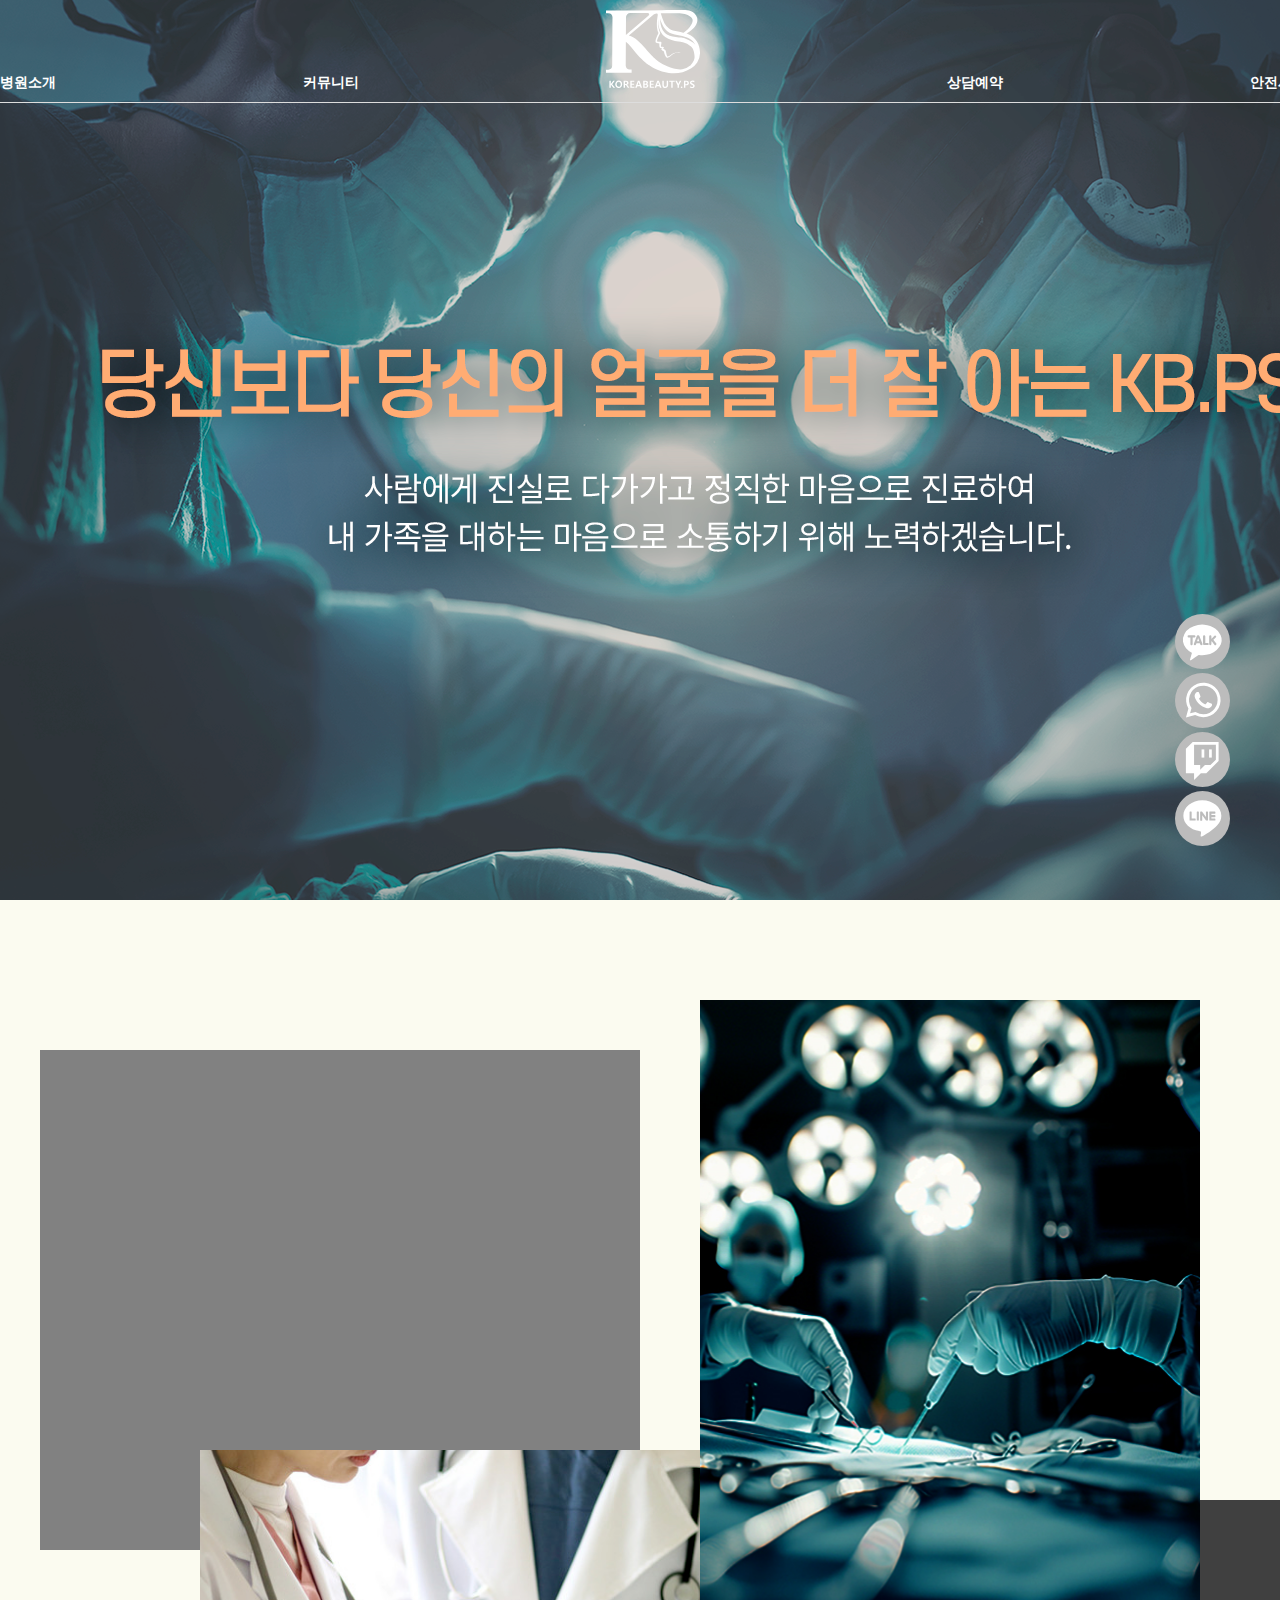
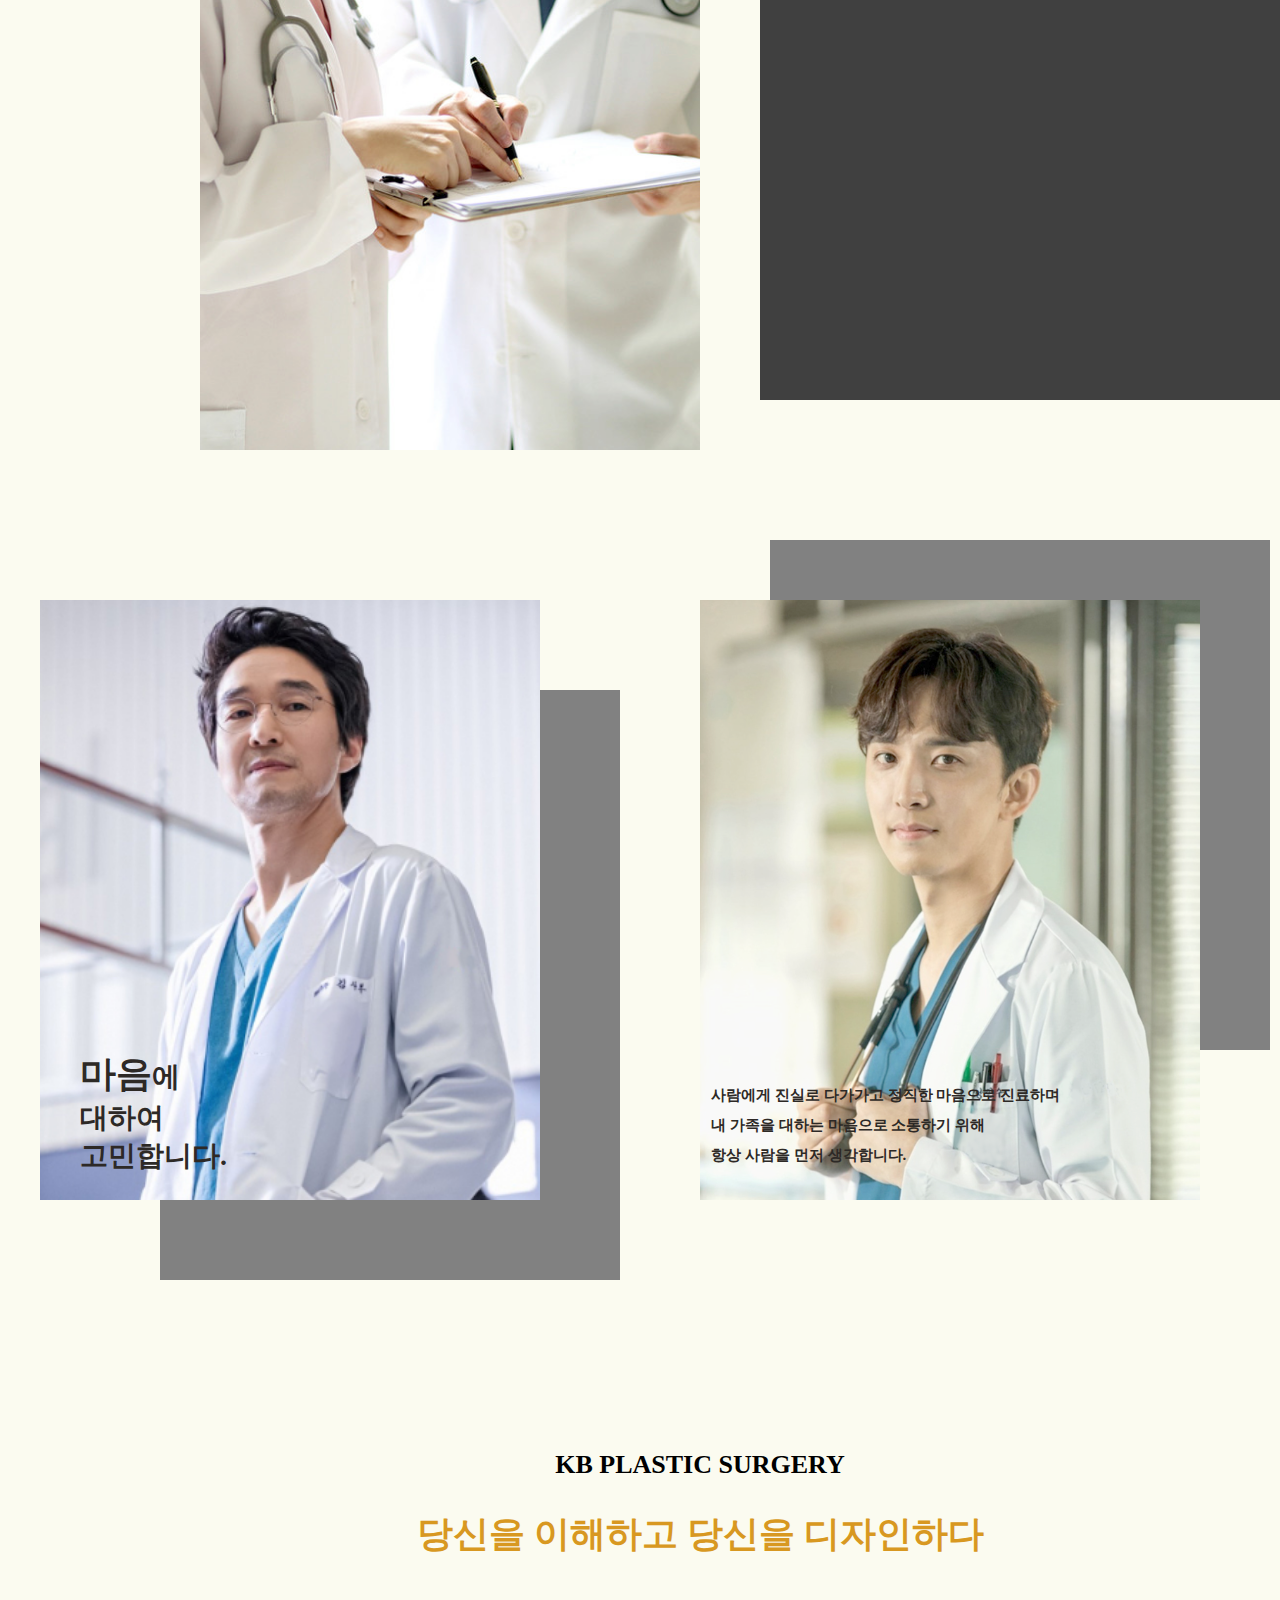
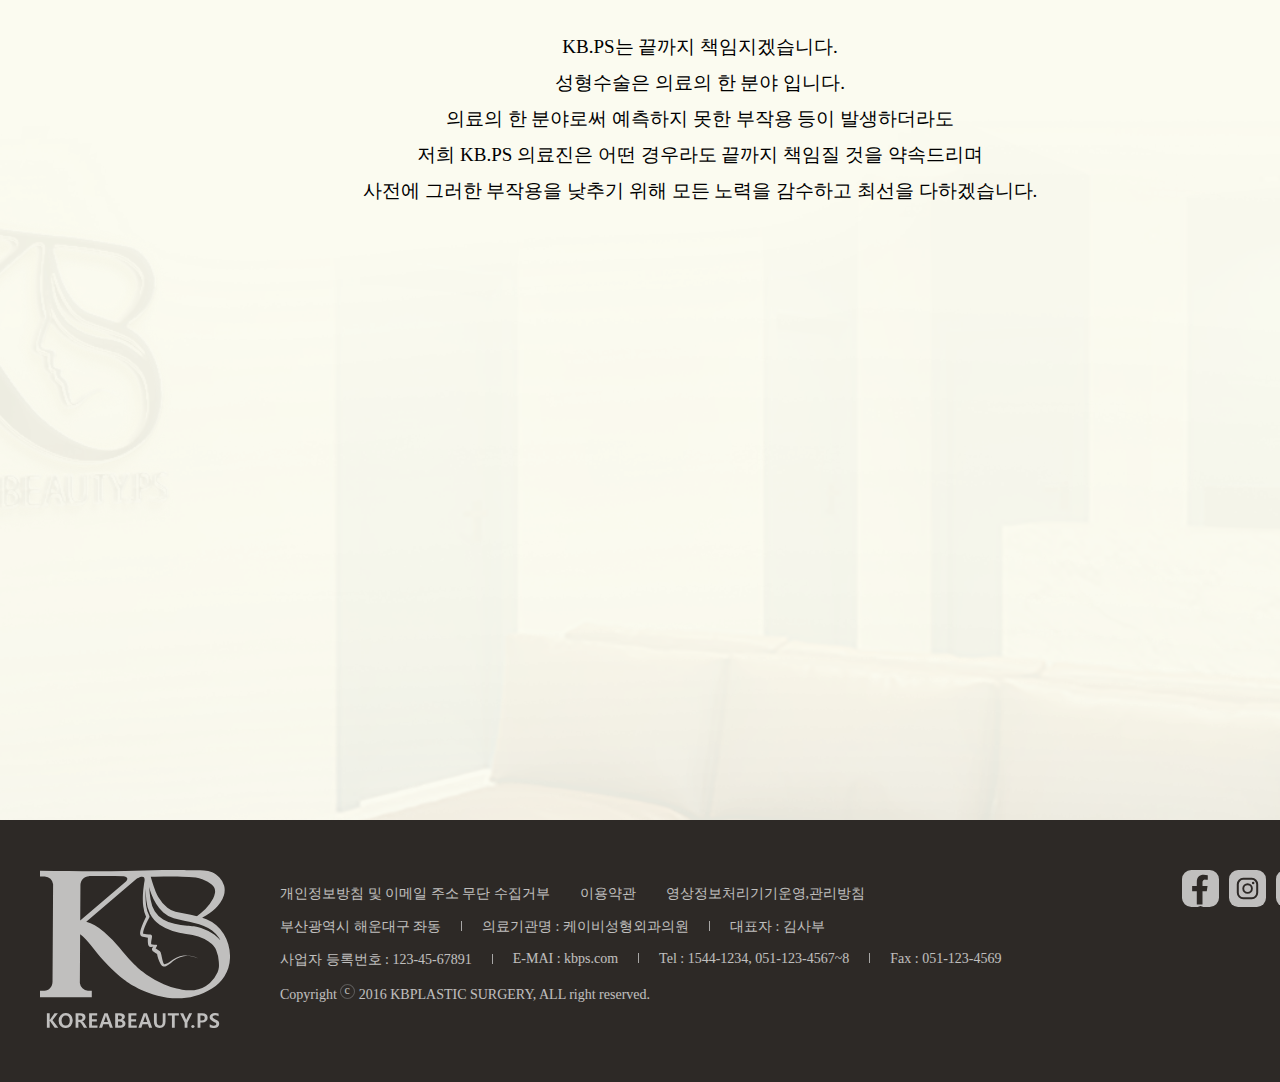
<file: sub_1.html>
<!DOCTYPE html>
<html lang="ko">

<head>
    <meta charset="UTF-8">
    <meta name="viewport" content="width=1400">
    <title>KOREABEAUTY.PS</title>
    <link rel="stylesheet" href="css/sub_1.css">
    <!-- favicon -->
    <link rel="shortcut icon" href="image/favicon.png" type="image/x-icon">
<!-- Aos js -->
<link href="https://unpkg.com/aos@2.3.1/dist/aos.css" rel="stylesheet">
</head>

<body>
    <div id="wrap">
        <div id="bg_wrap">
            <div id="header">
                <div class="inner_header">
                    <ul>
                        <li><a href="sub_1.html">병원소개</a></li>
                        <li><a href="sub_2.html">커뮤니티</a></li>
                        <li><a href="index.html">
                                <img src="image/header_logo.svg" alt="header_logo">
                            </a></li>
                        <li><a href="sub_3.html">상담예약</a></li>
                        <li><a href="sub_4.html">안전시스템</a></li>
                    </ul>
                </div>
            </div>
            <div id="banner"></div>
        </div>
        <div id="section1">
            <div class="inner_section1">
                <ul class="left_box">
                    <li>
                        <div class="cor box1"></div>
                        <div class="text_box" data-aos="fade-right">
                            <h1><strong>성형</strong>에
                                <br>대하여
                                <br>연구합니다.
                            </h1>
                            <p>예쁨에 대한 연구하고 최고의 기술을 연마하고
                                <br>세계적인 성형 트렌드를 주도할 수 있도록
                                <br>끊임없이 공부하고 연구합니다.
                            </p>
                        </div>
                    </li>
                    <li><img src="image/sub1/sub1_img2.png" alt="sub1_img_1"></li>
                </ul>
                <ul class="right_box"> 
                    <li>
                        <img src="image/sub1/sub1_img1.png" alt="sub1_img_2">
                        </li>
                    <li>
                        <div class="cor box2"></div>
                        <div class="text_box" data-aos="fade-left">
                            <h1><strong>사람</strong>에
                                <br>대하여
                                <br>생각합니다.
                            </h1>
                            <p>사람에게 진실로 다가가고 정직한 마음으로 진료하며
                                <br>내 가족을 대하는 마음으로 소통하기 위해
                                <br>항상 사람을 먼저 생각합니다.
                            </p>
                        </div>
                    </li>
                </ul>
            </div>
        </div>
        <div id="section2">
            <div class="inner_section2">
                <ul class="left_box">
                    <li>
                        <div><img src="image/sub1/sub1_img3.png" alt="sub1_img_3"></div>
                        
                    </li>
                    <li><div class="cor box3"></div>
                        <h1 class="text_box">
                            <strong>마음</strong>에
                            <br>대하여
                            <br>고민합니다.
                        </h1></li>
                </ul>
                <ul class="right_box">
                    <li>
                        <img src="image/sub1/sub1_img4.png" alt="sub1_img_4">
                        </li>
                    <li><div class="cor box4"></div>
                        <div class="text_box">
                            <p>사람에게 진실로 다가가고 정직한 마음으로 진료하며
                                <br>내 가족을 대하는 마음으로 소통하기 위해
                                <br>항상 사람을 먼저 생각합니다.
                            </p>
                        </div>
                    </li>
                </ul>
            </div>
        </div>
        <div id="section3">
            <div class="inner_section3">
                <div>
                    <h4>KB PLASTIC SURGERY</h4>
                    <h1>당신을 이해하고 당신을 디자인하다</h1>
                    <p>
                        KB.PS는 끝까지 책임지겠습니다.
                        <br>성형수술은 의료의 한 분야 입니다.
                        <br>의료의 한 분야로써 예측하지 못한 부작용 등이 발생하더라도
                        <br>저희 KB.PS 의료진은 어떤 경우라도 끝까지 책임질 것을 약속드리며
                        <br>사전에 그러한 부작용을 낮추기 위해 모든 노력을 감수하고 최선을 다하겠습니다.
                    </p>
                </div>
                <div  data-aos="fade-down"
                data-aos-easing="linear"
                data-aos-duration="1500">
                    <img src="image/sub1/sub1_img5.svg" alt="sub1_img5">
                </div>
            </div>
        </div>
        <div id="footer">
            <div class="inner_footer">
                <div class="footer_logo">
                    <img src="image/footer/footer_logo.svg" alt="img">
                </div>
                <div class="footer_text">
                    <ul>
                        <li><a href="javascript:return false;">개인정보방침 및 이메일 주소 무단 수집거부</a></li>
                        <li><a href="javascript:return false;">이용약관</a></li>
                        <li><a href="javascript:return false;">영상정보처리기기운영,관리방침</a></li>
                    </ul>
                    <ul>
                        <li class="line">부산광역시 해운대구 좌동</li>
                        <li class="line">의료기관명 : 케이비성형외과의원</li>
                        <li>대표자 : 김사부</li>
                    </ul>
                    <ul>
                        <li class="line">사업자 등록번호 : 123-45-67891</li>
                        <li class="line">E-MAI : kbps.com</li>
                        <li class="line">Tel : 1544-1234, 051-123-4567~8</li>
                        <li>Fax : 051-123-4569</li>
                    </ul>
                    <p>Copyright <img src="image/footer/footer_text_icon.svg" alt="icon"> 2016 KBPLASTIC SURGERY, ALL
                        right reserved.</p>
                </div>
                <div class="footer_icon">
                    <ul>
                        <li><a href="javascript:return false;">
                                <img src="image/footer/footer_icon_1.svg" alt="icon">
                            </a></li>
                        <li><a href="javascript:return false;">
                                <img src="image/footer/footer_icon_2.svg" alt="icon">
                            </a></li>
                        <li><a href="javascript:return false;">
                                <img src="image/footer/footer_icon_3.svg" alt="icon">
                            </a></li>
                        <li><a href="javascript:return false;">
                                <img src="image/footer/footer_icon_4.svg" alt="icon">
                            </a></li>
                    </ul>
                </div>
            </div>
        </div>
        <div class="pag_icon">
            <ul>
                <li><a href="javascript:return false;"><img src="image/pag_fixed_icon_1.svg" alt="pag_fixed_icon_1"></a></li>
                <li><a href="javascript:return false;"><img src="image/pag_fixed_icon_2.svg" alt="pag_fixed_icon_2"></a></li>
                <li><a href="javascript:return false;"><img src="image/pag_fixed_icon_3.svg" alt="pag_fixed_icon_3"></a></li>
                <li><a href="javascript:return false;"><img src="image/pag_fixed_icon_4.svg" alt="pag_fixed_icon_4"></a></li>
            </ul>
        </div>
    </div>
    <!-- Aos js -->
    <script src="https://unpkg.com/aos@2.3.1/dist/aos.js"></script>
    <script>
        AOS.init();
      </script>
</body>

</html>
</file>
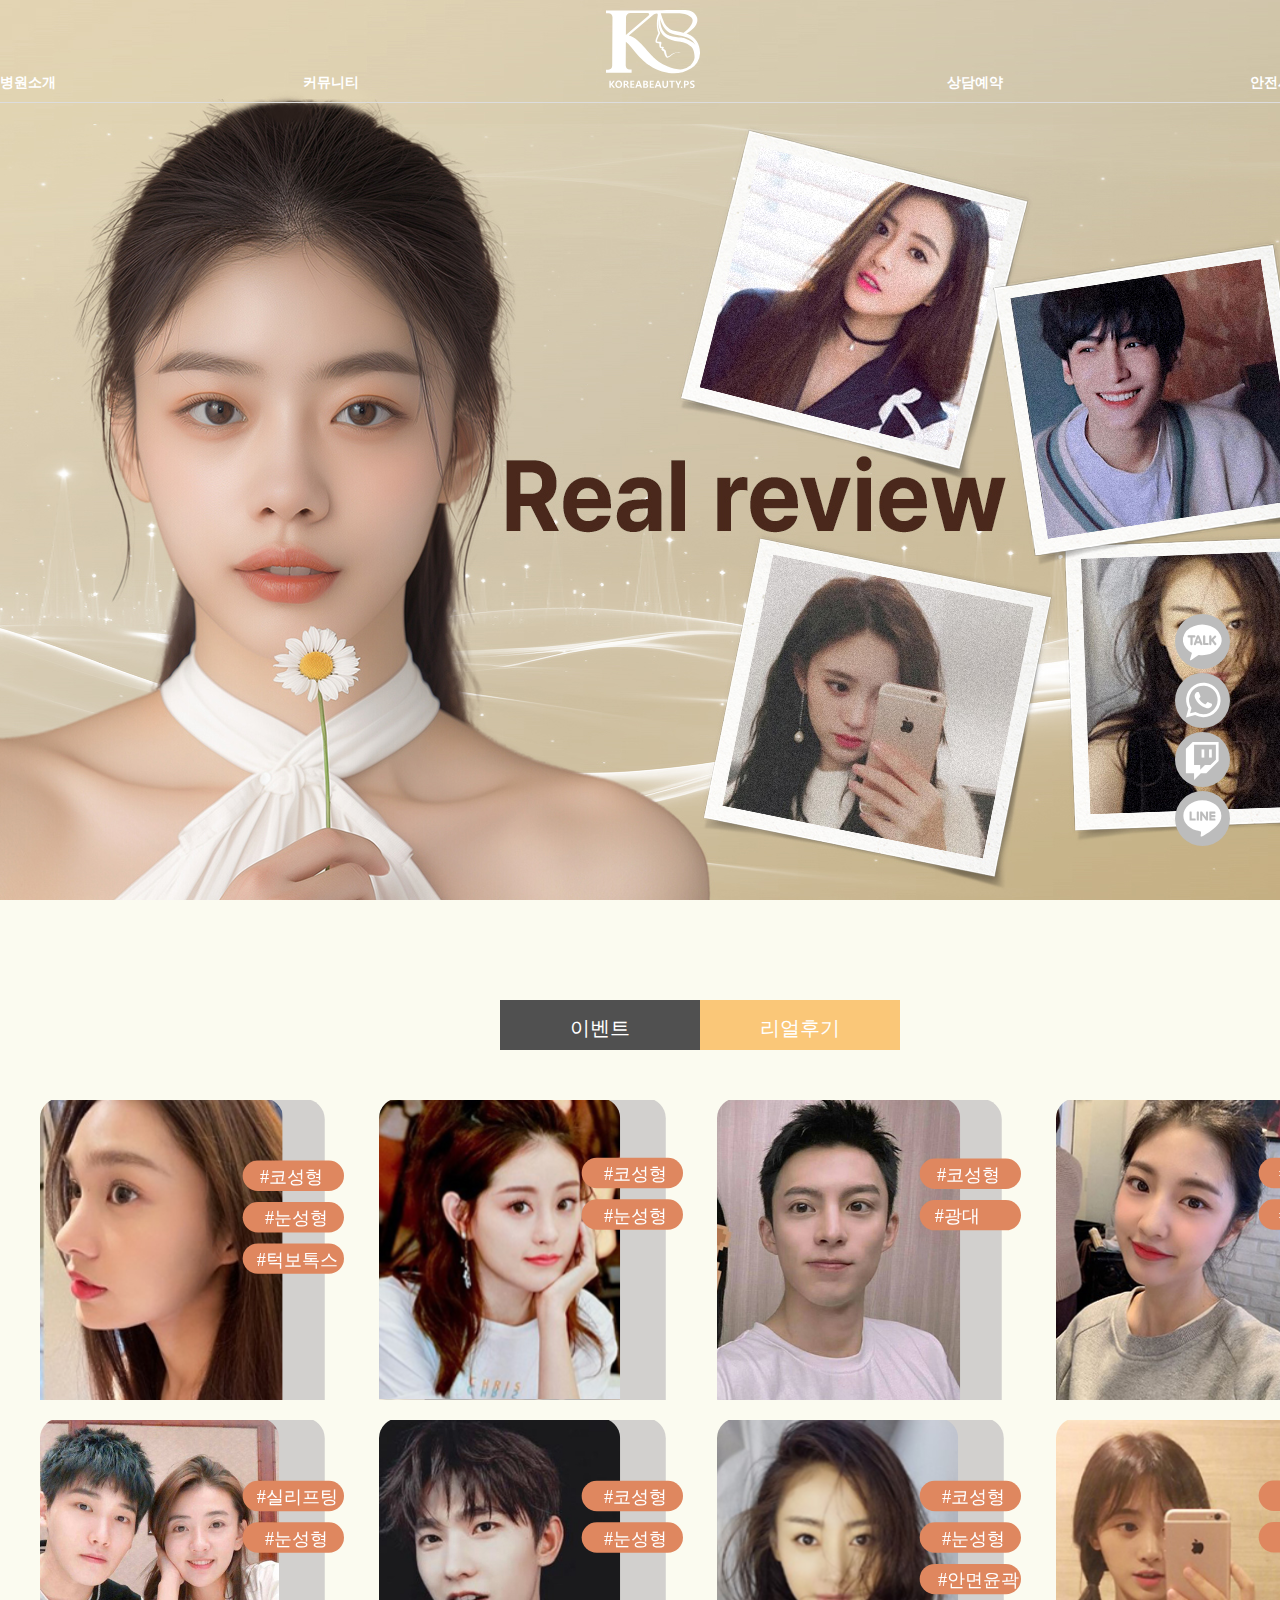
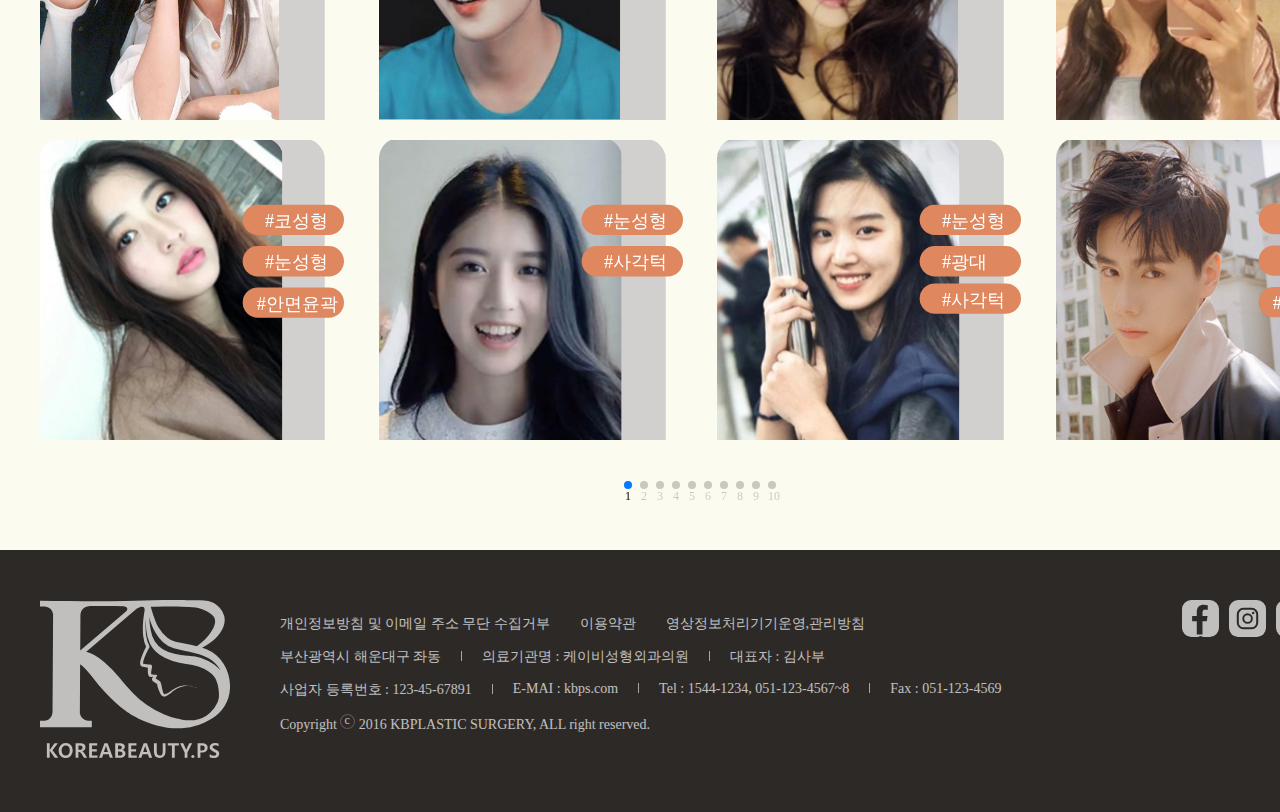
<file: sub_2-2.html>
<!DOCTYPE html>
<html lang="en">
<head>
    <meta charset="UTF-8">
    <meta name="viewport" content="width=1400">
    <title>KOREABEAUTY.PS</title>
    <link rel="stylesheet" href="css/sub_2-2.css">
    <!-- favicon -->
    <link rel="shortcut icon" href="image/favicon.png" type="image/x-icon">
<!-- Link Swiper's CSS -->
<link rel="stylesheet" href="https://cdn.jsdelivr.net/npm/swiper@11/swiper-bundle.min.css" />
</head>
</head>
<body>
    <div id="wrap">
        <div id="bg_wrap">
            <div id="header">
                <div class="inner_header">
                    <ul>
                        <li><a href="sub_1.html">병원소개</a></li>
                        <li><a href="sub_2.html">커뮤니티</a></li>
                        <li><a href="index.html">
                                <img src="image/header_logo.svg" alt="header_logo">
                            </a></li>
                        <li><a href="sub_3.html">상담예약</a></li>
                        <li><a href="sub_4.html">안전시스템</a></li>
                    </ul>
                </div>
            </div>
            <div id="banner"></div>
        </div>
        <div id="content">
            <div class="inner_content">
                <div class="board">
                    <ul>
                        <li><a href="sub_2.html#content">이벤트</a></li>
                        <li><a href="sub_2-2.html#content">리얼후기</a></li>
                    </ul>
                </div>
                <!-- Swiper -->
                <div class="swiper mySwiper">
                    <div class="swiper-wrapper">
                        <div class="swiper-slide">
                            <div>
                                <ul>
                                    <li class="pass_wrap1">
                                        <a href="javascript:return false;"><img src="image/sub2/sub2_review1.svg" alt="img"></a>
                                    </li>
                                    <li class="pass_wrap2">
                                        <a href="javascript:return false;"><img src="image/sub2/sub2_review2.svg" alt="img"></a>
                                    </li>
                                    <li class="pass_wrap3">
                                        <a href="javascript:return false;"><img src="image/sub2/sub2_review3.svg" alt="img"></a>
                                    </li>
                                    <li class="pass_wrap4">
                                        <a href="javascript:return false;"><img src="image/sub2/sub2_review4.svg" alt="img"></a>
                                    </li>
                                    <li class="pass_wrap5">
                                        <a href="javascript:return false;"><img src="image/sub2/sub2_review5.svg" alt="img"></a>
                                    </li>
                                    <li class="pass_wrap6">
                                        <a href="javascript:return false;"><img src="image/sub2/sub2_review6.svg" alt="img"></a>
                                    </li>
                                    <li class="pass_wrap7">
                                        <a href="javascript:return false;"><img src="image/sub2/sub2_review7.svg" alt="img"></a>
                                    </li>
                                    <li class="pass_wrap8">
                                        <a href="javascript:return false;"><img src="image/sub2/sub2_review8.svg" alt="img"></a>
                                    </li>
                                    <li class="pass_wrap9">
                                        <a href="javascript:return false;"><img src="image/sub2/sub2_review9.svg" alt="img"></a>
                                    </li>
                                    <li class="pass_wrap10">
                                        <a href="javascript:return false;"><img src="image/sub2/sub2_review10.svg" alt="img"></a>
                                    </li>
                                    <li class="pass_wrap11">
                                        <a href="javascript:return false;"><img src="image/sub2/sub2_review11.svg" alt="img"></a>
                                    </li>
                                    <li class="pass_wrap12">
                                        <a href="javascript:return false;"><img src="image/sub2/sub2_review12.svg" alt="img"></a>
                                    </li>
                                </ul>
                            </div>
                        </div>
                        <div class="swiper-slide">
                            <div>
                                <ul>
                                    <li class="pass_wrap1">
                                        <a href="javascript:return false;"><img src="image/sub2/sub2_review1.svg" alt="img"></a>
                                    </li>
                                    <li class="pass_wrap2">
                                        <a href="javascript:return false;"><img src="image/sub2/sub2_review2.svg" alt="img"></a>
                                    </li>
                                    <li class="pass_wrap3">
                                        <a href="javascript:return false;"><img src="image/sub2/sub2_review3.svg" alt="img"></a>
                                    </li>
                                    <li class="pass_wrap4">
                                        <a href="javascript:return false;"><img src="image/sub2/sub2_review4.svg" alt="img"></a>
                                    </li>
                                    <li class="pass_wrap5">
                                        <a href="javascript:return false;"><img src="image/sub2/sub2_review5.svg" alt="img"></a>
                                    </li>
                                    <li class="pass_wrap6">
                                        <a href="javascript:return false;"><img src="image/sub2/sub2_review6.svg" alt="img"></a>
                                    </li>
                                    <li class="pass_wrap7">
                                        <a href="javascript:return false;"><img src="image/sub2/sub2_review7.svg" alt="img"></a>
                                    </li>
                                    <li class="pass_wrap8">
                                        <a href="javascript:return false;"><img src="image/sub2/sub2_review8.svg" alt="img"></a>
                                    </li>
                                    <li class="pass_wrap9">
                                        <a href="javascript:return false;"><img src="image/sub2/sub2_review9.svg" alt="img"></a>
                                    </li>
                                    <li class="pass_wrap10">
                                        <a href="javascript:return false;"><img src="image/sub2/sub2_review10.svg" alt="img"></a>
                                    </li>
                                    <li class="pass_wrap11">
                                        <a href="javascript:return false;"><img src="image/sub2/sub2_review11.svg" alt="img"></a>
                                    </li>
                                    <li class="pass_wrap12">
                                        <a href="javascript:return false;"><img src="image/sub2/sub2_review12.svg" alt="img"></a>
                                    </li>
                                </ul>
                            </div>
                        </div>
                        <div class="swiper-slide">
                            <div>
                                <ul>
                                    <li class="pass_wrap1">
                                        <a href="javascript:return false;"><img src="image/sub2/sub2_review1.svg" alt="img"></a>
                                    </li>
                                    <li class="pass_wrap2">
                                        <a href="javascript:return false;"><img src="image/sub2/sub2_review2.svg" alt="img"></a>
                                    </li>
                                    <li class="pass_wrap3">
                                        <a href="javascript:return false;"><img src="image/sub2/sub2_review3.svg" alt="img"></a>
                                    </li>
                                    <li class="pass_wrap4">
                                        <a href="javascript:return false;"><img src="image/sub2/sub2_review4.svg" alt="img"></a>
                                    </li>
                                    <li class="pass_wrap5">
                                        <a href="javascript:return false;"><img src="image/sub2/sub2_review5.svg" alt="img"></a>
                                    </li>
                                    <li class="pass_wrap6">
                                        <a href="javascript:return false;"><img src="image/sub2/sub2_review6.svg" alt="img"></a>
                                    </li>
                                    <li class="pass_wrap7">
                                        <a href="javascript:return false;"><img src="image/sub2/sub2_review7.svg" alt="img"></a>
                                    </li>
                                    <li class="pass_wrap8">
                                        <a href="javascript:return false;"><img src="image/sub2/sub2_review8.svg" alt="img"></a>
                                    </li>
                                    <li class="pass_wrap9">
                                        <a href="javascript:return false;"><img src="image/sub2/sub2_review9.svg" alt="img"></a>
                                    </li>
                                    <li class="pass_wrap10">
                                        <a href="javascript:return false;"><img src="image/sub2/sub2_review10.svg" alt="img"></a>
                                    </li>
                                    <li class="pass_wrap11">
                                        <a href="javascript:return false;"><img src="image/sub2/sub2_review11.svg" alt="img"></a>
                                    </li>
                                    <li class="pass_wrap12">
                                        <a href="javascript:return false;"><img src="image/sub2/sub2_review12.svg" alt="img"></a>
                                    </li>
                                </ul>
                            </div>
                        </div>
                        <div class="swiper-slide">
                            <div>
                                <ul>
                                    <li class="pass_wrap1">
                                        <a href="javascript:return false;"><img src="image/sub2/sub2_review1.svg" alt="img"></a>
                                    </li>
                                    <li class="pass_wrap2">
                                        <a href="javascript:return false;"><img src="image/sub2/sub2_review2.svg" alt="img"></a>
                                    </li>
                                    <li class="pass_wrap3">
                                        <a href="javascript:return false;"><img src="image/sub2/sub2_review3.svg" alt="img"></a>
                                    </li>
                                    <li class="pass_wrap4">
                                        <a href="javascript:return false;"><img src="image/sub2/sub2_review4.svg" alt="img"></a>
                                    </li>
                                    <li class="pass_wrap5">
                                        <a href="javascript:return false;"><img src="image/sub2/sub2_review5.svg" alt="img"></a>
                                    </li>
                                    <li class="pass_wrap6">
                                        <a href="javascript:return false;"><img src="image/sub2/sub2_review6.svg" alt="img"></a>
                                    </li>
                                    <li class="pass_wrap7">
                                        <a href="javascript:return false;"><img src="image/sub2/sub2_review7.svg" alt="img"></a>
                                    </li>
                                    <li class="pass_wrap8">
                                        <a href="javascript:return false;"><img src="image/sub2/sub2_review8.svg" alt="img"></a>
                                    </li>
                                    <li class="pass_wrap9">
                                        <a href="javascript:return false;"><img src="image/sub2/sub2_review9.svg" alt="img"></a>
                                    </li>
                                    <li class="pass_wrap10">
                                        <a href="javascript:return false;"><img src="image/sub2/sub2_review10.svg" alt="img"></a>
                                    </li>
                                    <li class="pass_wrap11">
                                        <a href="javascript:return false;"><img src="image/sub2/sub2_review11.svg" alt="img"></a>
                                    </li>
                                    <li class="pass_wrap12">
                                        <a href="javascript:return false;"><img src="image/sub2/sub2_review12.svg" alt="img"></a>
                                    </li>
                                </ul>
                            </div>
                        </div>
                        <div class="swiper-slide">
                            <div>
                                <ul>
                                    <li class="pass_wrap1">
                                        <a href="javascript:return false;"><img src="image/sub2/sub2_review1.svg" alt="img"></a>
                                    </li>
                                    <li class="pass_wrap2">
                                        <a href="javascript:return false;"><img src="image/sub2/sub2_review2.svg" alt="img"></a>
                                    </li>
                                    <li class="pass_wrap3">
                                        <a href="javascript:return false;"><img src="image/sub2/sub2_review3.svg" alt="img"></a>
                                    </li>
                                    <li class="pass_wrap4">
                                        <a href="javascript:return false;"><img src="image/sub2/sub2_review4.svg" alt="img"></a>
                                    </li>
                                    <li class="pass_wrap5">
                                        <a href="javascript:return false;"><img src="image/sub2/sub2_review5.svg" alt="img"></a>
                                    </li>
                                    <li class="pass_wrap6">
                                        <a href="javascript:return false;"><img src="image/sub2/sub2_review6.svg" alt="img"></a>
                                    </li>
                                    <li class="pass_wrap7">
                                        <a href="javascript:return false;"><img src="image/sub2/sub2_review7.svg" alt="img"></a>
                                    </li>
                                    <li class="pass_wrap8">
                                        <a href="javascript:return false;"><img src="image/sub2/sub2_review8.svg" alt="img"></a>
                                    </li>
                                    <li class="pass_wrap9">
                                        <a href="javascript:return false;"><img src="image/sub2/sub2_review9.svg" alt="img"></a>
                                    </li>
                                    <li class="pass_wrap10">
                                        <a href="javascript:return false;"><img src="image/sub2/sub2_review10.svg" alt="img"></a>
                                    </li>
                                    <li class="pass_wrap11">
                                        <a href="javascript:return false;"><img src="image/sub2/sub2_review11.svg" alt="img"></a>
                                    </li>
                                    <li class="pass_wrap12">
                                        <a href="javascript:return false;"><img src="image/sub2/sub2_review12.svg" alt="img"></a>
                                    </li>
                                </ul>
                            </div>
                        </div>
                        <div class="swiper-slide">
                            <div>
                                <ul>
                                    <li class="pass_wrap1">
                                        <a href="javascript:return false;"><img src="image/sub2/sub2_review1.svg" alt="img"></a>
                                    </li>
                                    <li class="pass_wrap2">
                                        <a href="javascript:return false;"><img src="image/sub2/sub2_review2.svg" alt="img"></a>
                                    </li>
                                    <li class="pass_wrap3">
                                        <a href="javascript:return false;"><img src="image/sub2/sub2_review3.svg" alt="img"></a>
                                    </li>
                                    <li class="pass_wrap4">
                                        <a href="javascript:return false;"><img src="image/sub2/sub2_review4.svg" alt="img"></a>
                                    </li>
                                    <li class="pass_wrap5">
                                        <a href="javascript:return false;"><img src="image/sub2/sub2_review5.svg" alt="img"></a>
                                    </li>
                                    <li class="pass_wrap6">
                                        <a href="javascript:return false;"><img src="image/sub2/sub2_review6.svg" alt="img"></a>
                                    </li>
                                    <li class="pass_wrap7">
                                        <a href="javascript:return false;"><img src="image/sub2/sub2_review7.svg" alt="img"></a>
                                    </li>
                                    <li class="pass_wrap8">
                                        <a href="javascript:return false;"><img src="image/sub2/sub2_review8.svg" alt="img"></a>
                                    </li>
                                    <li class="pass_wrap9">
                                        <a href="javascript:return false;"><img src="image/sub2/sub2_review9.svg" alt="img"></a>
                                    </li>
                                    <li class="pass_wrap10">
                                        <a href="javascript:return false;"><img src="image/sub2/sub2_review10.svg" alt="img"></a>
                                    </li>
                                    <li class="pass_wrap11">
                                        <a href="javascript:return false;"><img src="image/sub2/sub2_review11.svg" alt="img"></a>
                                    </li>
                                    <li class="pass_wrap12">
                                        <a href="javascript:return false;"><img src="image/sub2/sub2_review12.svg" alt="img"></a>
                                    </li>
                                </ul>
                            </div>
                        </div>
                        <div class="swiper-slide">
                            <div>
                                <ul>
                                    <li class="pass_wrap1">
                                        <a href="javascript:return false;"><img src="image/sub2/sub2_review1.svg" alt="img"></a>
                                    </li>
                                    <li class="pass_wrap2">
                                        <a href="javascript:return false;"><img src="image/sub2/sub2_review2.svg" alt="img"></a>
                                    </li>
                                    <li class="pass_wrap3">
                                        <a href="javascript:return false;"><img src="image/sub2/sub2_review3.svg" alt="img"></a>
                                    </li>
                                    <li class="pass_wrap4">
                                        <a href="javascript:return false;"><img src="image/sub2/sub2_review4.svg" alt="img"></a>
                                    </li>
                                    <li class="pass_wrap5">
                                        <a href="javascript:return false;"><img src="image/sub2/sub2_review5.svg" alt="img"></a>
                                    </li>
                                    <li class="pass_wrap6">
                                        <a href="javascript:return false;"><img src="image/sub2/sub2_review6.svg" alt="img"></a>
                                    </li>
                                    <li class="pass_wrap7">
                                        <a href="javascript:return false;"><img src="image/sub2/sub2_review7.svg" alt="img"></a>
                                    </li>
                                    <li class="pass_wrap8">
                                        <a href="javascript:return false;"><img src="image/sub2/sub2_review8.svg" alt="img"></a>
                                    </li>
                                    <li class="pass_wrap9">
                                        <a href="javascript:return false;"><img src="image/sub2/sub2_review9.svg" alt="img"></a>
                                    </li>
                                    <li class="pass_wrap10">
                                        <a href="javascript:return false;"><img src="image/sub2/sub2_review10.svg" alt="img"></a>
                                    </li>
                                    <li class="pass_wrap11">
                                        <a href="javascript:return false;"><img src="image/sub2/sub2_review11.svg" alt="img"></a>
                                    </li>
                                    <li class="pass_wrap12">
                                        <a href="javascript:return false;"><img src="image/sub2/sub2_review12.svg" alt="img"></a>
                                    </li>
                                </ul>
                            </div>
                        </div>
                        <div class="swiper-slide">
                            <div>
                                <ul>
                                    <li class="pass_wrap1">
                                        <a href="javascript:return false;"><img src="image/sub2/sub2_review1.svg" alt="img"></a>
                                    </li>
                                    <li class="pass_wrap2">
                                        <a href="javascript:return false;"><img src="image/sub2/sub2_review2.svg" alt="img"></a>
                                    </li>
                                    <li class="pass_wrap3">
                                        <a href="javascript:return false;"><img src="image/sub2/sub2_review3.svg" alt="img"></a>
                                    </li>
                                    <li class="pass_wrap4">
                                        <a href="javascript:return false;"><img src="image/sub2/sub2_review4.svg" alt="img"></a>
                                    </li>
                                    <li class="pass_wrap5">
                                        <a href="javascript:return false;"><img src="image/sub2/sub2_review5.svg" alt="img"></a>
                                    </li>
                                    <li class="pass_wrap6">
                                        <a href="javascript:return false;"><img src="image/sub2/sub2_review6.svg" alt="img"></a>
                                    </li>
                                    <li class="pass_wrap7">
                                        <a href="javascript:return false;"><img src="image/sub2/sub2_review7.svg" alt="img"></a>
                                    </li>
                                    <li class="pass_wrap8">
                                        <a href="javascript:return false;"><img src="image/sub2/sub2_review8.svg" alt="img"></a>
                                    </li>
                                    <li class="pass_wrap9">
                                        <a href="javascript:return false;"><img src="image/sub2/sub2_review9.svg" alt="img"></a>
                                    </li>
                                    <li class="pass_wrap10">
                                        <a href="javascript:return false;"><img src="image/sub2/sub2_review10.svg" alt="img"></a>
                                    </li>
                                    <li class="pass_wrap11">
                                        <a href="javascript:return false;"><img src="image/sub2/sub2_review11.svg" alt="img"></a>
                                    </li>
                                    <li class="pass_wrap12">
                                        <a href="javascript:return false;"><img src="image/sub2/sub2_review12.svg" alt="img"></a>
                                    </li>
                                </ul>
                            </div>
                        </div>
                        <div class="swiper-slide">
                            <div>
                                <ul>
                                    <li class="pass_wrap1">
                                        <a href="javascript:return false;"><img src="image/sub2/sub2_review1.svg" alt="img"></a>
                                    </li>
                                    <li class="pass_wrap2">
                                        <a href="javascript:return false;"><img src="image/sub2/sub2_review2.svg" alt="img"></a>
                                    </li>
                                    <li class="pass_wrap3">
                                        <a href="javascript:return false;"><img src="image/sub2/sub2_review3.svg" alt="img"></a>
                                    </li>
                                    <li class="pass_wrap4">
                                        <a href="javascript:return false;"><img src="image/sub2/sub2_review4.svg" alt="img"></a>
                                    </li>
                                    <li class="pass_wrap5">
                                        <a href="javascript:return false;"><img src="image/sub2/sub2_review5.svg" alt="img"></a>
                                    </li>
                                    <li class="pass_wrap6">
                                        <a href="javascript:return false;"><img src="image/sub2/sub2_review6.svg" alt="img"></a>
                                    </li>
                                    <li class="pass_wrap7">
                                        <a href="javascript:return false;"><img src="image/sub2/sub2_review7.svg" alt="img"></a>
                                    </li>
                                    <li class="pass_wrap8">
                                        <a href="javascript:return false;"><img src="image/sub2/sub2_review8.svg" alt="img"></a>
                                    </li>
                                    <li class="pass_wrap9">
                                        <a href="javascript:return false;"><img src="image/sub2/sub2_review9.svg" alt="img"></a>
                                    </li>
                                    <li class="pass_wrap10">
                                        <a href="javascript:return false;"><img src="image/sub2/sub2_review10.svg" alt="img"></a>
                                    </li>
                                    <li class="pass_wrap11">
                                        <a href="javascript:return false;"><img src="image/sub2/sub2_review11.svg" alt="img"></a>
                                    </li>
                                    <li class="pass_wrap12">
                                        <a href="javascript:return false;"><img src="image/sub2/sub2_review12.svg" alt="img"></a>
                                    </li>
                                </ul>
                            </div>
                        </div>
                        <div class="swiper-slide">
                            <div>
                                <ul>
                                    <li class="pass_wrap1">
                                        <a href="javascript:return false;"><img src="image/sub2/sub2_review1.svg" alt="img"></a>
                                    </li>
                                    <li class="pass_wrap2">
                                        <a href="javascript:return false;"><img src="image/sub2/sub2_review2.svg" alt="img"></a>
                                    </li>
                                    <li class="pass_wrap3">
                                        <a href="javascript:return false;"><img src="image/sub2/sub2_review3.svg" alt="img"></a>
                                    </li>
                                    <li class="pass_wrap4">
                                        <a href="javascript:return false;"><img src="image/sub2/sub2_review4.svg" alt="img"></a>
                                    </li>
                                    <li class="pass_wrap5">
                                        <a href="javascript:return false;"><img src="image/sub2/sub2_review5.svg" alt="img"></a>
                                    </li>
                                    <li class="pass_wrap6">
                                        <a href="javascript:return false;"><img src="image/sub2/sub2_review6.svg" alt="img"></a>
                                    </li>
                                    <li class="pass_wrap7">
                                        <a href="javascript:return false;"><img src="image/sub2/sub2_review7.svg" alt="img"></a>
                                    </li>
                                    <li class="pass_wrap8">
                                        <a href="javascript:return false;"><img src="image/sub2/sub2_review8.svg" alt="img"></a>
                                    </li>
                                    <li class="pass_wrap9">
                                        <a href="javascript:return false;"><img src="image/sub2/sub2_review9.svg" alt="img"></a>
                                    </li>
                                    <li class="pass_wrap10">
                                        <a href="javascript:return false;"><img src="image/sub2/sub2_review10.svg" alt="img"></a>
                                    </li>
                                    <li class="pass_wrap11">
                                        <a href="javascript:return false;"><img src="image/sub2/sub2_review11.svg" alt="img"></a>
                                    </li>
                                    <li class="pass_wrap12">
                                        <a href="javascript:return false;"><img src="image/sub2/sub2_review12.svg" alt="img"></a>
                                    </li>
                                </ul>
                            </div>
                        </div>
                    </div>
                    <div class="swiper-pagination"></div>
                </div>
            </div>
        </div>
        <div id="footer">
            <div class="inner_footer">
                <div class="footer_logo">
                    <img src="image/footer/footer_logo.svg" alt="img">
                </div>
                <div class="footer_text">
                    <ul>
                        <li><a href="javascript:return false;">개인정보방침 및 이메일 주소 무단 수집거부</a></li>
                        <li><a href="javascript:return false;">이용약관</a></li>
                        <li><a href="javascript:return false;">영상정보처리기기운영,관리방침</a></li>
                    </ul>
                    <ul>
                        <li class="line">부산광역시 해운대구 좌동</li>
                        <li class="line">의료기관명 : 케이비성형외과의원</li>
                        <li>대표자 : 김사부</li>
                    </ul>
                    <ul>
                        <li class="line">사업자 등록번호 : 123-45-67891</li>
                        <li class="line">E-MAI : kbps.com</li>
                        <li class="line">Tel : 1544-1234, 051-123-4567~8</li>
                        <li>Fax : 051-123-4569</li>
                    </ul>
                    <p>Copyright <img src="image/footer/footer_text_icon.svg" alt="icon"> 2016 KBPLASTIC SURGERY, ALL
                        right reserved.</p>
                </div>
                <div class="footer_icon">
                    <ul>
                        <li><a href="javascript:return false;">
                                <img src="image/footer/footer_icon_1.svg" alt="icon">
                            </a></li>
                        <li><a href="javascript:return false;">
                                <img src="image/footer/footer_icon_2.svg" alt="icon">
                            </a></li>
                        <li><a href="javascript:return false;">
                                <img src="image/footer/footer_icon_3.svg" alt="icon">
                            </a></li>
                        <li><a href="javascript:return false;">
                                <img src="image/footer/footer_icon_4.svg" alt="icon">
                            </a></li>
                    </ul>
                </div>
            </div>
        </div>
        <div class="pag_icon">
            <ul>
                <li><a href="javascript:return false;"><img src="image/pag_fixed_icon_1.svg" alt="pag_fixed_icon_1"></a></li>
                <li><a href="javascript:return false;"><img src="image/pag_fixed_icon_2.svg" alt="pag_fixed_icon_2"></a></li>
                <li><a href="javascript:return false;"><img src="image/pag_fixed_icon_3.svg" alt="pag_fixed_icon_3"></a></li>
                <li><a href="javascript:return false;"><img src="image/pag_fixed_icon_4.svg" alt="pag_fixed_icon_4"></a></li>
            </ul>
        </div>
    </div>
    <!-- Swiper JS -->
  <script src="https://cdn.jsdelivr.net/npm/swiper@11/swiper-bundle.min.js"></script>

  <!-- Initialize Swiper -->
  <script>
    var swiper = new Swiper(".mySwiper", {
      pagination: {
        el: ".swiper-pagination",
        clickable: true,
        renderBullet: function (index, className) {
          return '<span class="' + className + '">' + (index + 1) + "</span>";
        },
      },
    });
  </script>
</body>
</html>
</file>
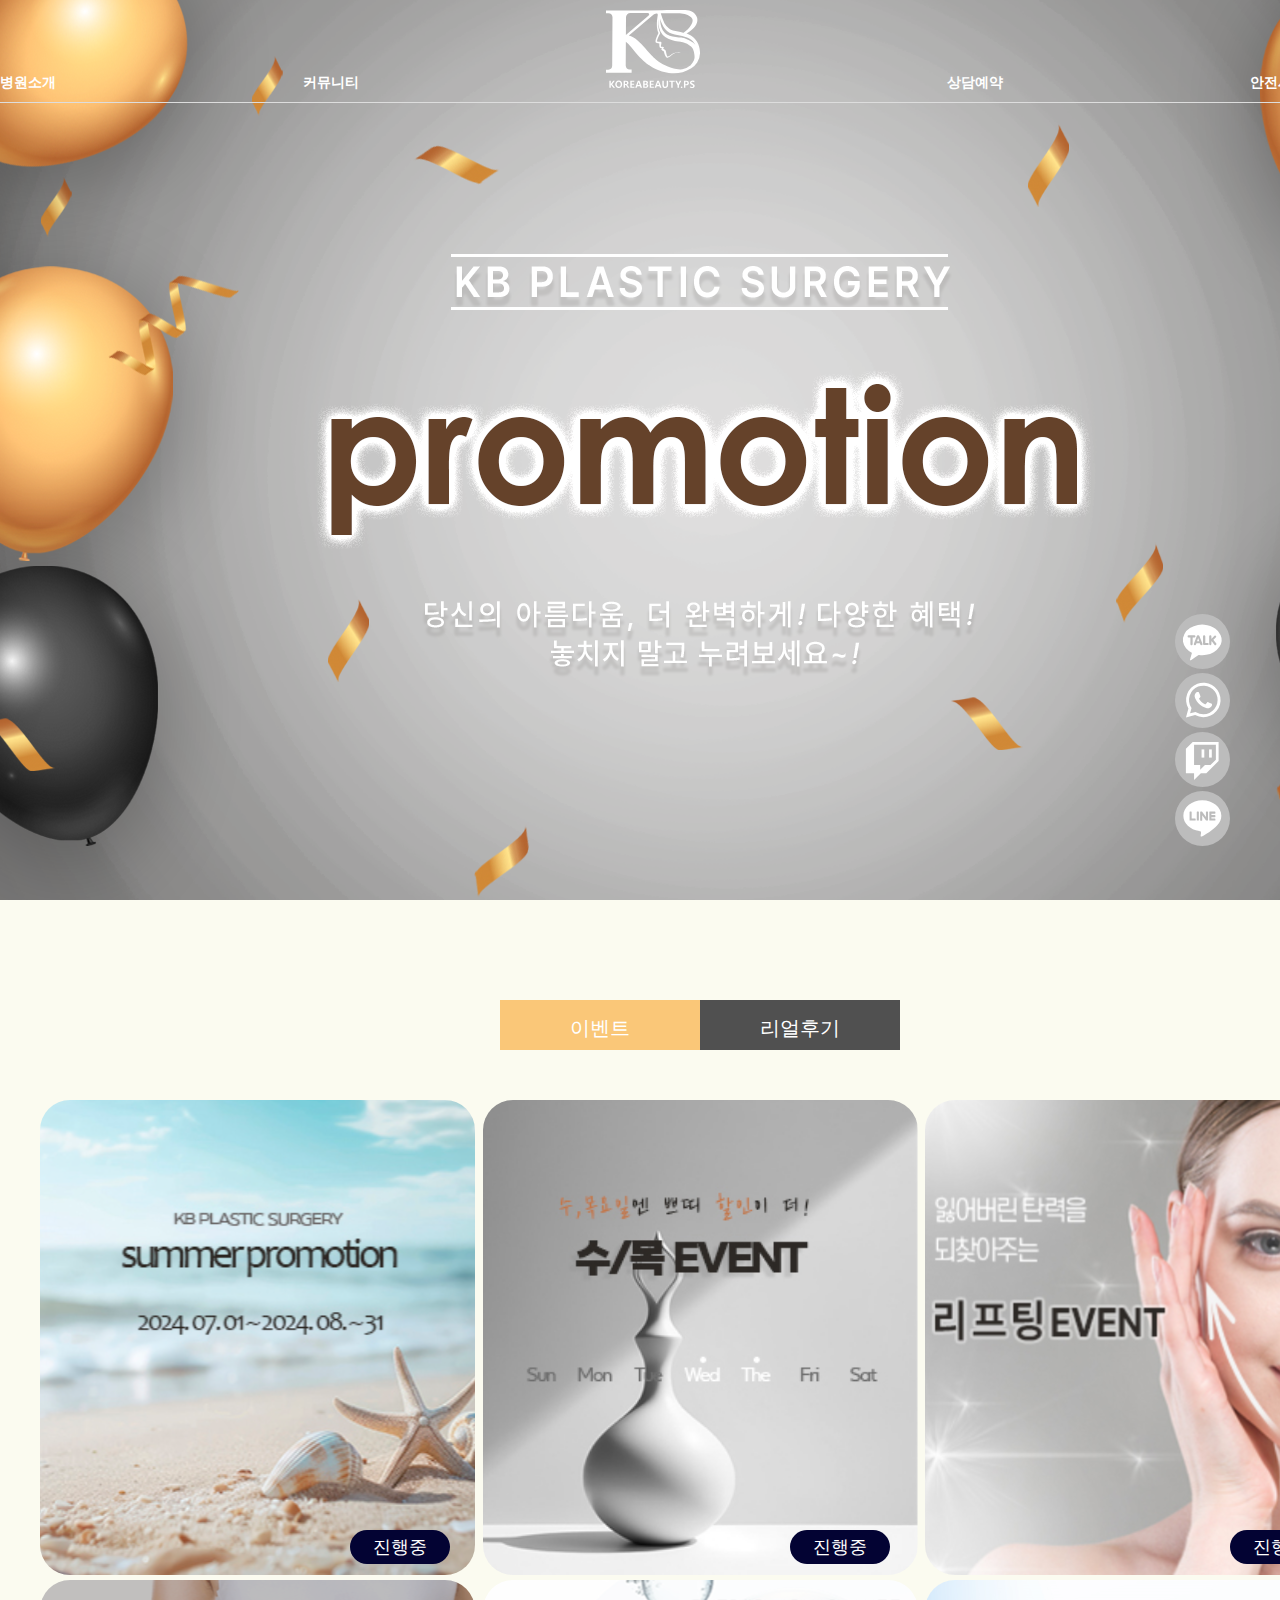
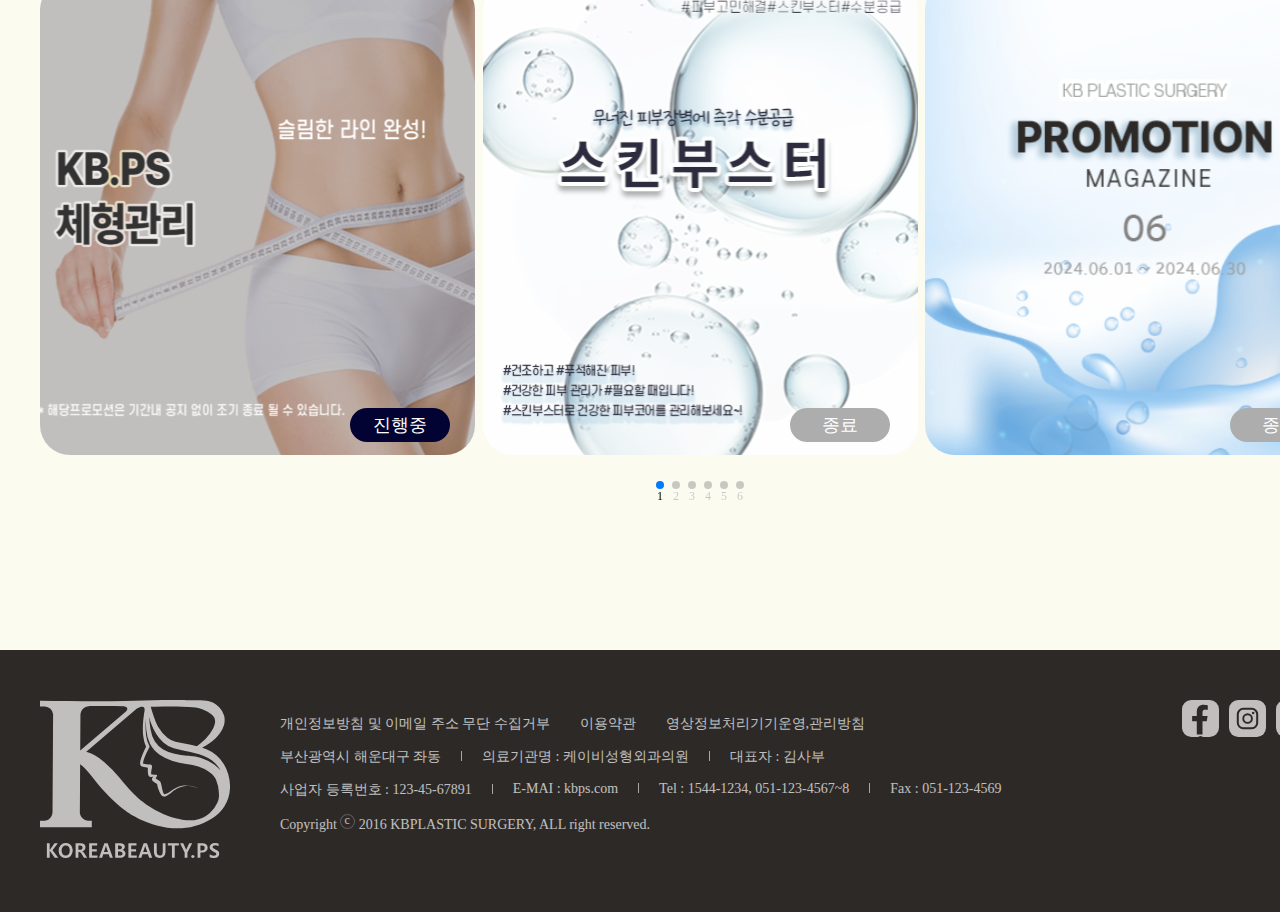
<file: sub_2.html>
<!DOCTYPE html>
<html lang="ko">
<head>
    <meta charset="UTF-8">
    <meta name="viewport" content="width=1400">
    <title>KOREABEAUTY.PS</title>
    <link rel="stylesheet" href="css/sub_2.css">
    <!-- favicon -->
    <link rel="shortcut icon" href="image/favicon.png" type="image/x-icon">
<!-- Link Swiper's CSS -->
<link rel="stylesheet" href="https://cdn.jsdelivr.net/npm/swiper@11/swiper-bundle.min.css" />
</head>
<body>
    <div id="wrap">
        <div id="bg_wrap">
            <div id="header">
                <div class="inner_header">
                    <ul>
                        <li><a href="sub_1.html">병원소개</a></li>
                        <li><a href="sub_2.html">커뮤니티</a></li>
                        <li><a href="index.html">
                                <img src="image/header_logo.svg" alt="header_logo">
                            </a></li>
                        <li><a href="sub_3.html">상담예약</a></li>
                        <li><a href="sub_4.html">안전시스템</a></li>
                    </ul>
                </div>
            </div>
            <div id="banner"></div>
        </div>
        <div id="content">
            <div class="board">
                <ul>
                    <li class="on">
                        <a href="sub_2.html#content">이벤트</a>
                    </li>
                    <li><a href="sub_2-2.html#content">리얼후기</a></li>
                </ul>
            </div>
            <div class="inner_content">
                <!-- Swiper -->
                <div class="swiper mySwiper">
                    <div class="swiper-wrapper">
                        <div class="swiper-slide">
                            <div>
                                <ul>
                                    <li class="pass_wrap1">
                                        <div><img src="image/sub2/sub2_img1.svg" alt="img">
                                        <a href="javascript:return false;">진행중</a>
                                        </div>
                                    </li>
                                    <li class="pass_wrap2">
                                        <div><img src="image/sub2/sub2_img2.svg" alt="img">
                                        <a href="javascript:return false;">진행중</a>
                                        </div>
                                    </li>
                                    <li class="pass_wrap3">
                                        <div><img src="image/sub2/sub2_img3.svg" alt="img">
                                        <a href="javascript:return false;">진행중</a>
                                        </div>
                                    </li>
                                    <li class="pass_wrap4">
                                        <div><img src="image/sub2/sub2_img4.svg" alt="img">
                                        <a href="javascript:return false;">진행중</a>
                                        </div>
                                    </li>
                                    <li class="pass_wrap5">
                                        <div><img src="image/sub2/sub2_img5.svg" alt="img">
                                        <a href="javascript:return false;">종료</a>
                                        </div>
                                    </li>
                                    <li class="pass_wrap6">
                                        <div><img src="image/sub2/sub2_img6.svg" alt="img">
                                        <a href="javascript:return false;">종료</a>
                                        </div>
                                    </li>
                                </ul>
                            </div>
                        </div>
                        <div class="swiper-slide">
                            <div>
                                <ul>
                                    <li class="pass_wrap1">
                                        <div><img src="image/sub2/sub2_img1.svg" alt="img">
                                        <a href="javascript:return false;">진행중</a>
                                        </div>
                                    </li>
                                    <li class="pass_wrap2">
                                        <div><img src="image/sub2/sub2_img2.svg" alt="img">
                                        <a href="javascript:return false;">진행중</a>
                                        </div>
                                    </li>
                                    <li class="pass_wrap3">
                                        <div><img src="image/sub2/sub2_img3.svg" alt="img">
                                        <a href="javascript:return false;">진행중</a>
                                        </div>
                                    </li>
                                    <li class="pass_wrap4">
                                        <div><img src="image/sub2/sub2_img4.svg" alt="img">
                                        <a href="javascript:return false;">진행중</a>
                                        </div>
                                    </li>
                                    <li class="pass_wrap5">
                                        <div><img src="image/sub2/sub2_img5.svg" alt="img">
                                        <a href="javascript:return false;">종료</a>
                                        </div>
                                    </li>
                                    <li class="pass_wrap6">
                                        <div><img src="image/sub2/sub2_img6.svg" alt="img">
                                        <a href="javascript:return false;">종료</a>
                                        </div>
                                    </li>
                                </ul>
                            </div>
                        </div>
                        <div class="swiper-slide">
                            <div>
                                <ul>
                                    <li class="pass_wrap1">
                                        <div><img src="image/sub2/sub2_img1.svg" alt="img">
                                        <a href="javascript:return false;">진행중</a>
                                        </div>
                                    </li>
                                    <li class="pass_wrap2">
                                        <div><img src="image/sub2/sub2_img2.svg" alt="img">
                                        <a href="javascript:return false;">진행중</a>
                                        </div>
                                    </li>
                                    <li class="pass_wrap3">
                                        <div><img src="image/sub2/sub2_img3.svg" alt="img">
                                        <a href="javascript:return false;">진행중</a>
                                        </div>
                                    </li>
                                    <li class="pass_wrap4">
                                        <div><img src="image/sub2/sub2_img4.svg" alt="img">
                                        <a href="javascript:return false;">진행중</a>
                                        </div>
                                    </li>
                                    <li class="pass_wrap5">
                                        <div><img src="image/sub2/sub2_img5.svg" alt="img">
                                        <a href="javascript:return false;">종료</a>
                                        </div>
                                    </li>
                                    <li class="pass_wrap6">
                                        <div><img src="image/sub2/sub2_img6.svg" alt="img">
                                        <a href="javascript:return false;">종료</a>
                                        </div>
                                    </li>
                                </ul>
                            </div>
                        </div>
                        <div class="swiper-slide">
                            <div>
                                <ul>
                                    <li class="pass_wrap1">
                                        <div><img src="image/sub2/sub2_img1.svg" alt="img">
                                        <a href="javascript:return false;">진행중</a>
                                        </div>
                                    </li>
                                    <li class="pass_wrap2">
                                        <div><img src="image/sub2/sub2_img2.svg" alt="img">
                                        <a href="javascript:return false;">진행중</a>
                                        </div>
                                    </li>
                                    <li class="pass_wrap3">
                                        <div><img src="image/sub2/sub2_img3.svg" alt="img">
                                        <a href="javascript:return false;">진행중</a>
                                        </div>
                                    </li>
                                    <li class="pass_wrap4">
                                        <div><img src="image/sub2/sub2_img4.svg" alt="img">
                                        <a href="javascript:return false;">진행중</a>
                                        </div>
                                    </li>
                                    <li class="pass_wrap5">
                                        <div><img src="image/sub2/sub2_img5.svg" alt="img">
                                        <a href="javascript:return false;">종료</a>
                                        </div>
                                    </li>
                                    <li class="pass_wrap6">
                                        <div><img src="image/sub2/sub2_img6.svg" alt="img">
                                        <a href="javascript:return false;">종료</a>
                                        </div>
                                    </li>
                                </ul>
                            </div>
                        </div>
                        <div class="swiper-slide">
                            <div>
                                <ul>
                                    <li class="pass_wrap1">
                                        <div><img src="image/sub2/sub2_img1.svg" alt="img">
                                        <a href="javascript:return false;">진행중</a>
                                        </div>
                                    </li>
                                    <li class="pass_wrap2">
                                        <div><img src="image/sub2/sub2_img2.svg" alt="img">
                                        <a href="javascript:return false;">진행중</a>
                                        </div>
                                    </li>
                                    <li class="pass_wrap3">
                                        <div><img src="image/sub2/sub2_img3.svg" alt="img">
                                        <a href="javascript:return false;">진행중</a>
                                        </div>
                                    </li>
                                    <li class="pass_wrap4">
                                        <div><img src="image/sub2/sub2_img4.svg" alt="img">
                                        <a href="javascript:return false;">진행중</a>
                                        </div>
                                    </li>
                                    <li class="pass_wrap5">
                                        <div><img src="image/sub2/sub2_img5.svg" alt="img">
                                        <a href="javascript:return false;">종료</a>
                                        </div>
                                    </li>
                                    <li class="pass_wrap6">
                                        <div><img src="image/sub2/sub2_img6.svg" alt="img">
                                        <a href="javascript:return false;">종료</a>
                                        </div>
                                    </li>
                                </ul>
                            </div>
                        </div>
                        <div class="swiper-slide">
                            <div>
                                <ul>
                                    <li class="pass_wrap1">
                                        <div><img src="image/sub2/sub2_img1.svg" alt="img">
                                        <a href="javascript:return false;">진행중</a>
                                        </div>
                                    </li>
                                    <li class="pass_wrap2">
                                        <div><img src="image/sub2/sub2_img2.svg" alt="img">
                                        <a href="javascript:return false;">진행중</a>
                                        </div>
                                    </li>
                                    <li class="pass_wrap3">
                                        <div><img src="image/sub2/sub2_img3.svg" alt="img">
                                        <a href="javascript:return false;">진행중</a>
                                        </div>
                                    </li>
                                    <li class="pass_wrap4">
                                        <div><img src="image/sub2/sub2_img4.svg" alt="img">
                                        <a href="javascript:return false;">진행중</a>
                                        </div>
                                    </li>
                                    <li class="pass_wrap5">
                                        <div><img src="image/sub2/sub2_img5.svg" alt="img">
                                        <a href="javascript:return false;">종료</a>
                                        </div>
                                    </li>
                                    <li class="pass_wrap6">
                                        <div><img src="image/sub2/sub2_img6.svg" alt="img">
                                        <a href="javascript:return false;">종료</a>
                                        </div>
                                    </li>
                                </ul>
                            </div>
                        </div>
                    </div>
                    <div class="swiper-pagination"></div>
                </div>
            </div>
        </div>
        <div id="footer">
            <div class="inner_footer">
                <div class="footer_logo">
                    <img src="image/footer/footer_logo.svg" alt="img">
                </div>
                <div class="footer_text">
                    <ul>
                        <li><a href="javascript:return false;">개인정보방침 및 이메일 주소 무단 수집거부</a></li>
                        <li><a href="javascript:return false;">이용약관</a></li>
                        <li><a href="javascript:return false;">영상정보처리기기운영,관리방침</a></li>
                    </ul>
                    <ul>
                        <li class="line">부산광역시 해운대구 좌동</li>
                        <li class="line">의료기관명 : 케이비성형외과의원</li>
                        <li>대표자 : 김사부</li>
                    </ul>
                    <ul>
                        <li class="line">사업자 등록번호 : 123-45-67891</li>
                        <li class="line">E-MAI : kbps.com</li>
                        <li class="line">Tel : 1544-1234, 051-123-4567~8</li>
                        <li>Fax : 051-123-4569</li>
                    </ul>
                    <p>Copyright <img src="image/footer/footer_text_icon.svg" alt="icon"> 2016 KBPLASTIC SURGERY, ALL
                        right reserved.</p>
                </div>
                <div class="footer_icon">
                    <ul>
                        <li><a href="javascript:return false;">
                                <img src="image/footer/footer_icon_1.svg" alt="icon">
                            </a></li>
                        <li><a href="javascript:return false;">
                                <img src="image/footer/footer_icon_2.svg" alt="icon">
                            </a></li>
                        <li><a href="javascript:return false;">
                                <img src="image/footer/footer_icon_3.svg" alt="icon">
                            </a></li>
                        <li><a href="javascript:return false;">
                                <img src="image/footer/footer_icon_4.svg" alt="icon">
                            </a></li>
                    </ul>
                </div>
            </div>
        </div>
        <div class="pag_icon">
            <ul>
                <li><a href="javascript:return false;"><img src="image/pag_fixed_icon_1.svg" alt="pag_fixed_icon_1"></a></li>
                <li><a href="javascript:return false;"><img src="image/pag_fixed_icon_2.svg" alt="pag_fixed_icon_2"></a></li>
                <li><a href="javascript:return false;"><img src="image/pag_fixed_icon_3.svg" alt="pag_fixed_icon_3"></a></li>
                <li><a href="javascript:return false;"><img src="image/pag_fixed_icon_4.svg" alt="pag_fixed_icon_4"></a></li>
            </ul>
        </div>
    </div>
    <!-- Swiper JS -->
  <script src="https://cdn.jsdelivr.net/npm/swiper@11/swiper-bundle.min.js"></script>

  <!-- Initialize Swiper -->
  <script>
    var swiper = new Swiper(".mySwiper", {
      pagination: {
        el: ".swiper-pagination",
        clickable: true,
        renderBullet: function (index, className) {
          return '<span class="' + className + '">' + (index + 1) + "</span>";
        },
      },
    });
  </script>
</body>
</html>
</file>
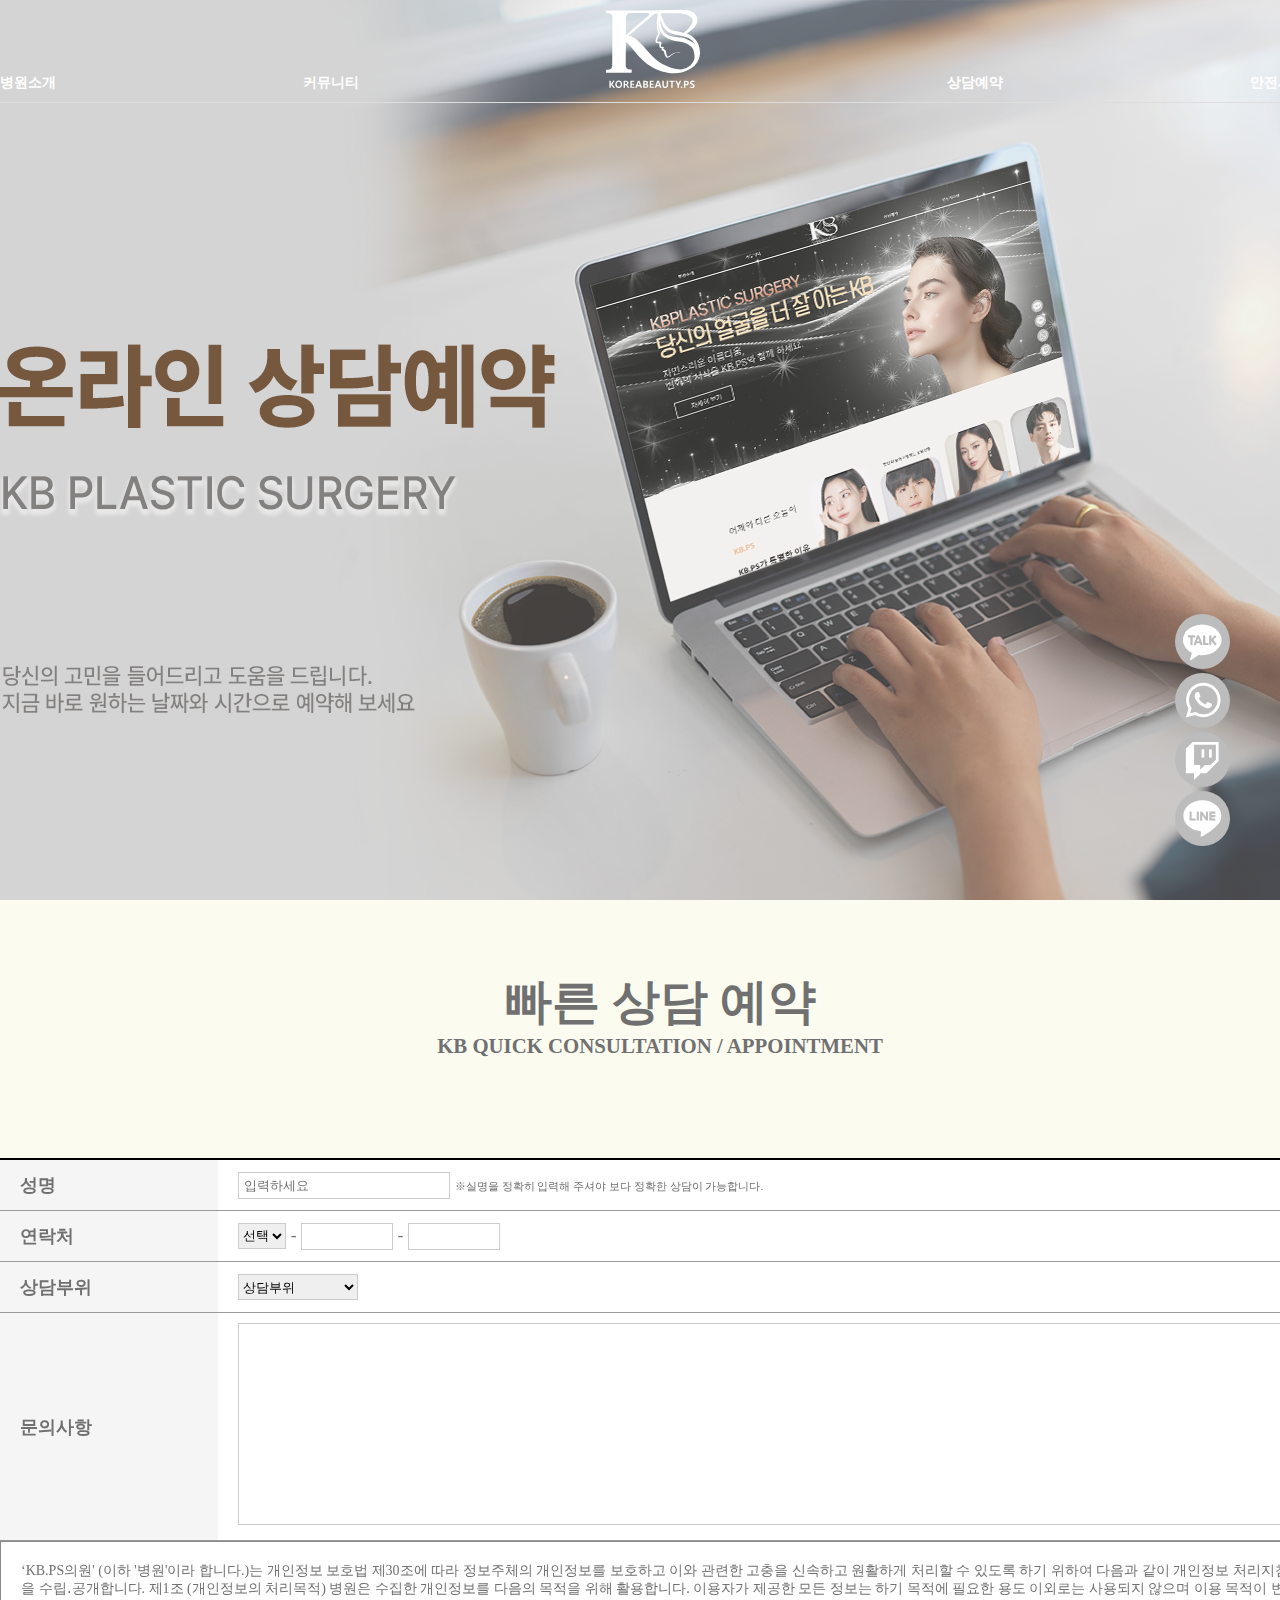
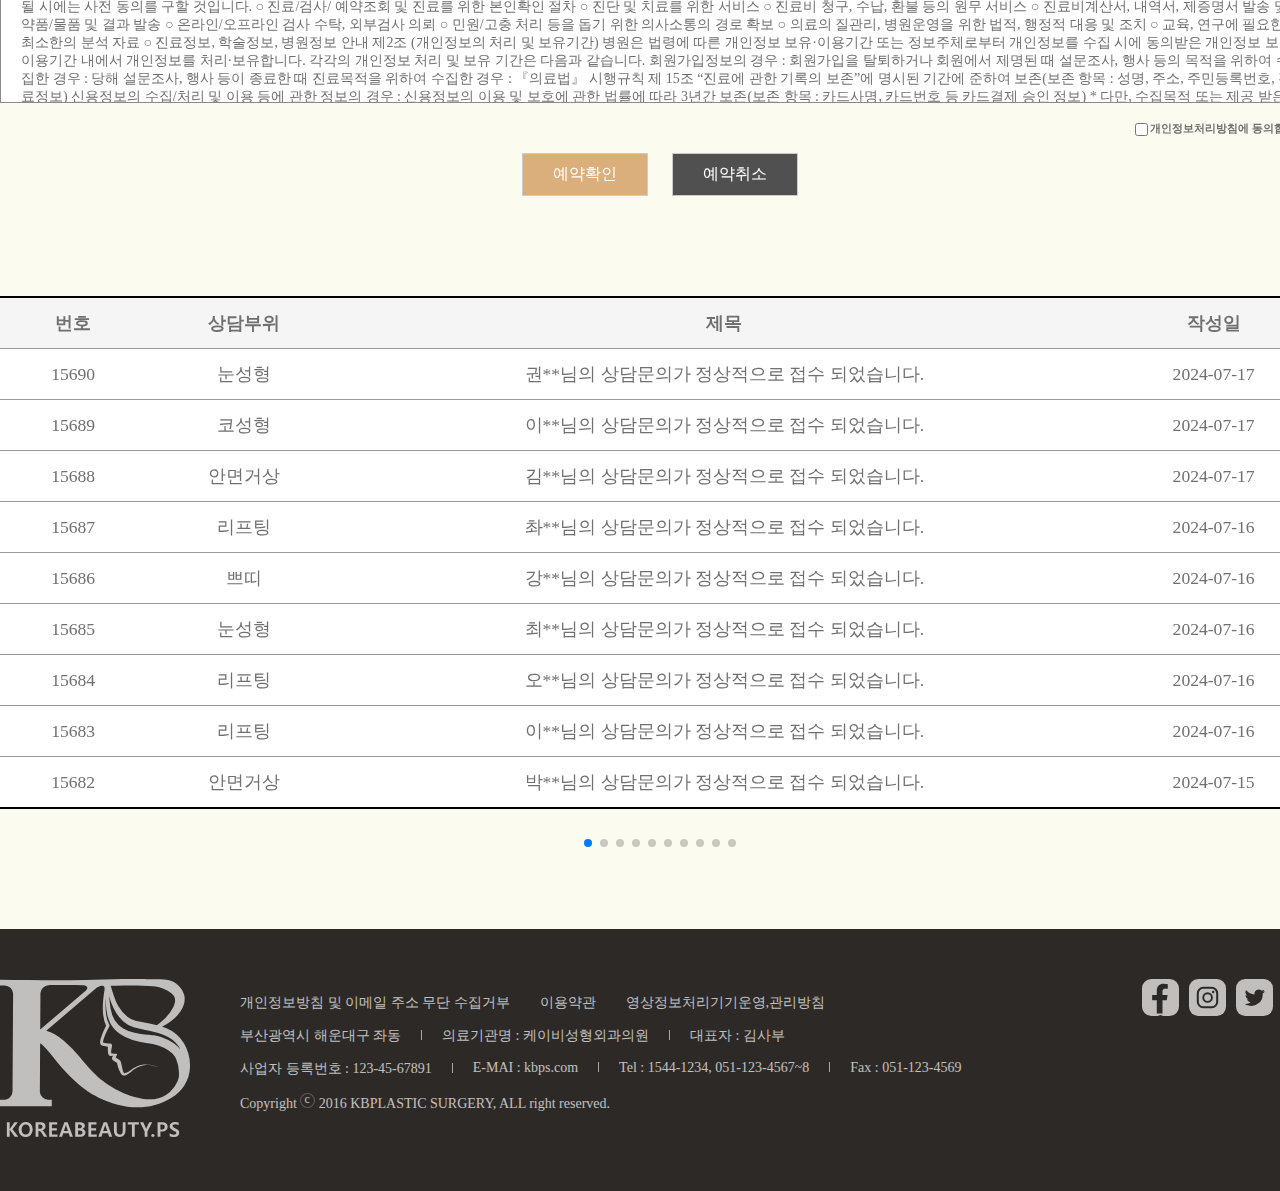
<file: sub_3.html>
<!DOCTYPE html>
<html lang="ko">

<head>
    <meta charset="UTF-8">
    <meta name="viewport" content="width=1400">
    <title>KOREABEAUTY.PS</title>
    <link rel="stylesheet" href="css/sub_3.css">
    <!-- favicon -->
    <link rel="shortcut icon" href="image/favicon.png" type="image/x-icon">
    <!-- Link Swiper's CSS -->
    <link rel="stylesheet" href="https://cdn.jsdelivr.net/npm/swiper@11/swiper-bundle.min.css">
</head>

<body>
    <div id="wrap">
        <div id="bg_wrap">
            <div id="header">
                <div class="inner_header">
                    <ul>
                        <li><a href="sub_1.html">병원소개</a></li>
                        <li><a href="sub_2.html">커뮤니티</a></li>
                        <li><a href="index.html">
                                <img src="image/header_logo.svg" alt="header_logo">
                            </a></li>
                        <li><a href="sub_3.html">상담예약</a></li>
                        <li><a href="sub_4.html">안전시스템</a></li>
                    </ul>
                </div>
            </div>
            <div id="banner"></div>
        </div>
        <div id="container">
            <div class="inner_container">
                <h1>빠른 상담 예약</h1>
                <h4>KB QUICK CONSULTATION / APPOINTMENT</h4>
                <div class="section1">
                    <form action="">
                        <table>
                            <tr>
                                <th>성명</th>
                                <td>
                                    <input type="text" style="width: 200px;" placeholder="입력하세요">
                                    <label for="">※실명을 정확히 입력해 주셔야 보다 정확한 상담이 가능합니다.</label>
                                </td>
                            </tr>
                            <tr>
                                <th>연락처</th>
                                <td>
                                    <select name="number" id="number_box">
                                        <option value="">선택</option>
                                        <option value="">010</option>
                                        <option value="">011</option>
                                        <option value="">017</option>
                                        <option value="">018</option>
                                        <option value="">019</option>
                                    </select>
                                    -
                                    <input type="text" style="width: 80px;">
                                    -
                                    <input type="text" style="width: 80px;">
                                </td>
                            </tr>
                            <tr>
                                <th>상담부위</th>
                                <td>
                                    <select name="advice" id="advice_box">
                                        <option value="">상담부위</option>
                                        <option value="">눈</option>
                                        <option value="">코</option>
                                        <option value="">안면거상</option>
                                        <option value="">리프팅</option>
                                        <option value="">쁘띠</option>
                                        <option value="">바디</option>
                                    </select>
                                </td>
                            </tr>
                            <tr>
                                <th>문의사항</th>
                                <td>
                                    <textarea name="" id=""></textarea>
                                </td>
                            </tr>
                        </table>
                        <div class="agree">
                            <p>
                                ‘KB.PS의원' (이하 '병원'이라 합니다.)는 개인정보 보호법 제30조에 따라 정보주체의 개인정보를 보호하고 이와 관련한 고충을 신속하고 원활하게 처리할
                                수 있도록 하기 위하여 다음과 같이 개인정보 처리지침을 수립․공개합니다.

                                제1조 (개인정보의 처리목적)
                                병원은 수집한 개인정보를 다음의 목적을 위해 활용합니다. 이용자가 제공한 모든 정보는 하기 목적에 필요한 용도 이외로는 사용되지 않으며 이용 목적이 변경될
                                시에는 사전 동의를 구할 것입니다.

                                ○ 진료/검사/ 예약조회 및 진료를 위한 본인확인 절차

                                ○ 진단 및 치료를 위한 서비스

                                ○ 진료비 청구, 수납, 환불 등의 원무 서비스

                                ○ 진료비계산서, 내역서, 제증명서 발송 및 약품/물품 및 결과 발송

                                ○ 온라인/오프라인 검사 수탁, 외부검사 의뢰

                                ○ 민원/고충 처리 등을 돕기 위한 의사소통의 경로 확보

                                ○ 의료의 질관리, 병원운영을 위한 법적, 행정적 대응 및 조치

                                ○ 교육, 연구에 필요한 최소한의 분석 자료

                                ○ 진료정보, 학술정보, 병원정보 안내

                                제2조 (개인정보의 처리 및 보유기간)

                                병원은 법령에 따른 개인정보 보유·이용기간 또는 정보주체로부터 개인정보를 수집 시에 동의받은 개인정보 보유·이용기간 내에서 개인정보를 처리·보유합니다. 각각의
                                개인정보 처리 및 보유 기간은 다음과 같습니다.

                                회원가입정보의 경우 : 회원가입을 탈퇴하거나 회원에서 제명된 때

                                설문조사, 행사 등의 목적을 위하여 수집한 경우 : 당해 설문조사, 행사 등이 종료한 때

                                진료목적을 위하여 수집한 경우 : 『의료법』 시행규칙 제 15조 “진료에 관한 기록의 보존”에 명시된 기간에 준하여 보존(보존 항목 : 성명, 주소,
                                주민등록번호, 진료정보)

                                신용정보의 수집/처리 및 이용 등에 관한 정보의 경우 : 신용정보의 이용 및 보호에 관한 법률에 따라 3년간 보존(보존 항목 : 카드사명, 카드번호 등
                                카드결제 승인 정보)

                                * 다만, 수집목적 또는 제공 받은 목적이 달성된 경우에도 상법 등 법령의 규정에 의하여 보존할 필요성이 있는 경우에는 귀하의 개인정보를 보유할 수 있습니다.


                                개인정보보호를 위한 기술적 대책

                                KB.PS의원은 귀하의 개인정보를 취급함에 있어 개인정보가 분실, 도난, 누출, 변조 또는 훼손되지 않도록 안전성 확보를 위하여 다음과 같은 기술적 대책을
                                강구하고 있습니다.

                                귀하의 개인정보는 비밀번호에 의해 보호되며, 파일 및 전송 데이터를 암호화하거나 파일 잠금기능(Lock)을 사용하여 중요한 데이터는 별도의 보안기능을 통해
                                보호되고 있습니다.

                                KB.PS의원은 회원인증과 관련 암호알고리즘을 이용하여 네트워크 상의 개인정보를 안전하게 전송할 수 있는 인증 및 보안장치를 채택하고 있으며, 시스템상 사정에
                                의해 미시행시 도우미에 의한 의사 확인을 시행하고 있습니다.

                                해킹 등에 의해 귀하의 개인정보가 유출되는 것을 방지하기 위해 외부로부터의 침입을 차단하는 장치를 이용하고 있으며, 각 서버마다 침입탐지시스템을 설치하여
                                24시간 침입을 감시하고 있습니다.


                                제3조 (정보주체의 권리ㆍ의무 및 행사방법)

                                병원은 고객이 개인정보에 대한 열람, 정정 및 삭제를 요구하는 경우에는 고객의 요구에 성실하게 응대하고, 지체없이 처리합니다. 개인정보를 보호하기 위하여
                                고객의 방문 이외의 전화ㆍ우편ㆍFAX 등 기타 신청방법에 의한 고객의
                                개인정보의 열람, 정정 및 삭제 절차는 제공하지 않습니다.

                                ■ 개인정보의 열람 고객은 병원을 방문하여 개인정보의 열람을 요구할 수 있으며, 신속하게 이에 대하여 응대합니다.

                                ■ 개인정보의 정정ㆍ삭제

                                1. 병원은 고객이 개인정보에 대한 정정ㆍ삭제를 요구하는 경우, 개인정보에 오류가 있다고 판명되는 등 정정ㆍ삭제를 할 필요가 있다고 인정되는 경우에는 지체없이
                                정정ㆍ삭제를 합니다. 병원은 정정ㆍ삭제 내용의 사실 확인에 필요한
                                증빙자료를 요청할 수 있습니다.

                                2. 고객이 본인의 개인정보에 대한 열람, 정정 및 삭제를 요구하는 경우, 고객의 신분을 나타내는 주민등록증, 여권, 운전면허증 등의 신분증명서를 제시 받아
                                본인 여부를 확인합니다.

                                3. 병원은 개인정보의 전부 또는 일부에 대하여 열람, 정정 및 삭제를 거절할 정당한 이유가 있는 경우에는 고객에게 이를 통지하고 그 이유를 설명합니다.

                                4. 만 14세 미만 아동의 법정대리인은 아동의 개인정보에 대한 열람, 정정, 삭제 또는 처리정지를 요구할 수 있으며, 아동과의 관계 및 신분증명을 제출하여야
                                합니다.


                                제4조 (처리하는 개인정보의 항목 및 수집방법)

                                병원은 개인정보의 수집 시 관련법규에 따라 가입신청시 또는 이용약관에 그 수집범위 및 목적을 사전 고지 합니다. 개인정보 수집 항목은 아래와 같습니다.


                                ■ 홈페이지 회원가입 시 수집항목

                                ○ 수집항목 : 이름, ID, 비밀번호, 이메일, 성별, 생년월일, 자택주소, 휴대전화번호, 전화번호, 접속로그, 쿠키, 접속IP 정보

                                ○ 개인정보 수집방법 : 홈페이지(회원가입, 온라인예약, 온라인상담 , 수술 후 상담 ) 서비스 이용 과정이나 서비스 제공 업무 처리 과정에서 다음과 같은
                                정보들이 자동으로 생성되어 수집될 수 있습니다.

                                - 서비스 이용기록, 접속 로그, 쿠키, 접속 IP 정보

                                ■ 진료 시 수집항목

                                ○ 필수항목 : 이름, 성별, 생년월일, 연락처(보호자 연락처 포함), 주소, E-mail, 신장,체중, 혈액형, 이전 수술 이력

                                ○ 건강정보: 병력 및 가족력 등 진료서비스 제공을 위하여 의료진이 필요하다고 판단되는 개인건강정보

                                ■ 진료비 수납 시 수집항목

                                ○ 신용카드 결제 시 : 카드사명, 카드번호 등 카드결제 승인 정보

                                * 그 외 특정 목적을 위해 단기적으로 개인정보를 수집할 경우에는 별도로 공지하고 수집합니다.

                                ■ 개인정보 수집방법

                                ○ 홈페이지, 서면양식, 팩스, 전화, 상담 게시판, 이메일 등을 통한 수집


                                제5조(개인정보의 파기)

                                ① 병원은 개인정보 보유기간의 경과, 처리목적 달성 등 개인정보가 불필요하게 되었을 때에는 지체없이 해당 개인정보를 파기합니다.

                                ② 정보주체로부터 동의받은 개인정보 보유기간이 경과하거나 처리목적이 달성되었음에도 불구하고 다른 법령에 따라 개인정보를 계속 보존하여야 하는 경우에는, 해당
                                개인정보를 별도의 데이터베이스(DB)로 옮기거나 보관장소를 달리
                                하여 보존합니다.

                                ③ 개인정보 파기의 절차 및 방법은 다음과 같습니다.

                                1. 파기절차

                                병원은 파기 사유가 발생한 개인정보를 선정하고, 병원의 개인정보 보호책임자의 승인을 받아 개인정보를 파기합니다.

                                2. 파기방법

                                병원은 전자적 파일 형태로 기록․저장된 개인정보는 기록을 재생할 수 없도록 로우레밸포멧(Low Level Format) 등의 방법을 이용하여 파기하며, 종이
                                문서에 기록․저장된 개인정보는 분쇄기로 분쇄하거나 소각하여 파기합니다.


                                제6조(개인정보의 안전성 확보조치)

                                병원은 개인정보의 안전성 확보를 위해 다음과 같은 조치를 취하고 있습니다.

                                1. 관리적 조치 : 내부관리계획 수립․시행, 정기적 직원 교육 등

                                2. 기술적 조치 : 개인정보처리시스템 등의 접근권한 관리, 접근통제시스템 설치, 고유식별정보 등의 암호화, 보안프로그램 설치

                                3. 물리적 조치 : 전산실, 자료보관실 등의 접근통제


                                제7조 (개인정보 제공 및 공유)

                                병원은 귀하의 동의가 있거나 관련법령의 규정에 의한 경우를 제외하고는 어떠한 경우에도 『개인정보의 수집 및 이용목적』에서 고지한 범위를 넘어 귀하의 개인정보를
                                이용하거나 타인 또는 타기업ㆍ기관에 제공하지 않습니다. 다만, 아래의
                                경우에는 예외로 합니다.

                                ○ 국민건강보험법에 의해 건강보험심사평가원에 요양급여비용 청구를 위한 진료기록 제출

                                ○ 이용자들이 사전에 공개에 동의한 경우

                                ○ 법령의 규정에 의거하거나, 수사 목적으로 법령에 정해진 절차와 방법에 따라 수사기관의 요구가 있는 경우

                                ○ 통계작성ㆍ학술연구를 위하여 필요한 경우로서 특정 개인을 알아볼 수 없는 형태로 가공하여 제공하는 경우


                                제8조 (개인정보 자동 수집 장치의 설치/운영 및 그 거부에 관한 사항)

                                병원은 귀하의 정보를 수시로 저장하고 찾아내는 '쿠키(cookie)'를 운용합니다. 쿠키란 병원의 웹사이트를 운영하는데 이용되는 서버가 귀하의 브라우저에
                                보내는 아주 작은 텍스트 파일로서 귀하의 컴퓨터 하드디스크에 저장됩니다. 병원은
                                다음과 같은 목적을 위해 쿠키를 사용합니다.

                                ○ 회원과 비회원의 접속 빈도나 방문 시간 등을 분석하고 이용자의 취향과 관심분야를 파악하여 서비스 개편 등의 척도로 활용합니다.

                                ○ 병원이 진행하는 각종 행사에서 귀하의 방문 회수를 파악하여 개인의 관심 분야에 따라 차별화된 정보를 제공하기 위한 자료로 이용됩니다. 귀하는 쿠키 설치에
                                대한 선택권을 가지고 있습니다. 따라서, 귀하는 웹 브라우저에서 옵션을 설정
                                함으로써 모든 쿠키를 허용하거나, 쿠키가 저장될 때마다 확인을 거치거나, 아니면 모든 쿠키의 저장을 거부할 수도 있습니다. 회원님께서 쿠키 설치를 거부하셨을
                                경우 일부 서비스 제공에 어려움이 있습니다.


                                제9조 (개인정보 보호책임자)

                                ① 병원은 개인정보 처리에 관한 업무를 총괄해서 책임지고, 개인정보 처리와 관련한 정보주체의 불만처리 및 피해구제 등을 위하여 아래와 같이 개인정보
                                보호책임자를 지정하고 있습니다.

                                ▶ 개인정보 보호책임자

                                성 명 : 천만원

                                직 책 : 대표원장

                                연락처 : 1544-1234 / kbps.com

                                ② 정보주체께서는 병원의 서비스를 이용하시면서 발생한 모든 개인정보 보호 관련 문의, 불만처리, 피해구제 등에 관한 사항을 개인정보 보호책임자 및 담당부서로
                                문의하실 수 있습니다. 병원은 정보주체의 문의에 대해 지체없이 답변 및 처리
                                해드릴 것입니다.



                                제10조(권익침해 구제방법)

                                정보주체는 아래의 기관에 대해 개인정보 침해에 대한 피해구제, 상담 등을 문의하실 수 있습니다.

                                <아래의 기관은 병원과는 별개의 기관으로서, 병원의 자체적인 개인정보 불만처리, 피해구제 결과에 만족하지 못하시거나 보다 자세한 도움이 필요하시면 문의하여
                                    주시기 바랍니다>

                                    ▶ 개인정보 침해신고센터 (한국인터넷진흥원 운영)

                                    - 소관업무 : 개인정보 침해사실 신고, 상담 신청

                                    - 홈페이지 : privacy.kisa.or.kr

                                    - 전화 : (국번없이) 118

                                    - 주소 : (58324) 전남 나주시 진흥길 9(빛가람동 301-2) 3층 개인정보침해신고센터

                                    ▶ 개인정보 분쟁조정위원회

                                    - 소관업무 : 개인정보 분쟁조정신청, 집단분쟁조정 (민사적 해결)

                                    - 홈페이지 : www.kopico.go.kr

                                    - 전화 : (국번없이) 1833-6972

                                    - 주소 : (03171)서울특별시 종로구 세종대로 209 정부서울청사 4층

                                    ▶ 대검찰청 사이버범죄수사단 : 02-3480-3573 (www.spo.go.kr)

                                    ▶ 경찰청 사이버안전국 : 182 (http://cyberbureau.police.go.kr)


                                    제11조 (영상정보처리기기 설치․운영)

                                    ① 병원은 아래와 같이 영상정보처리기기를 설치․운영하고 있습니다.

                                    1. 영상정보처리기기 설치근거․목적 : 병원의 시설안전․화재예방

                                    2. 설치 대수, 설치 위치, 촬영 범위 : 사옥 로비․전시실 등 주요시설물에 ( )대 설치, 촬영범위는 주요시설물의 전 공간을 촬영

                                    3. 관리책임자, 담당부서 및 영상정보에 대한 접근권한자 : 경영지원팀 민홍규팀장

                                    4. 영상정보 촬영시간, 보관기간, 보관장소, 처리방법

                                    - 촬영시간 : 24시간 촬영

                                    - 보관기간 : 촬영시부터 15일

                                    - 보관장소 및 처리방법 : 통제실 보관ㆍ처리

                                    5. 영상정보 확인 방법 및 장소 : 관리책임자에 요구 (경영지원팀)

                                    6. 정보주체의 영상정보 열람 등 요구에 대한 조치 : 개인영상정보 열람․존재확인 청구서로 신청하여야 하며, 정보주체 자신이 촬영된 경우 또는 명백히
                                    정보주체의 생명․신체․재산 이익을 위해 필요한 경우에 한해 열람을 허용함

                                    7. 영상정보 보호를 위한 기술적․관리적․물리적 조치 : 내부관리계획 수립, 접근통제 및 접근권한 제한, 영상정보의 안전한 저장․전송기술 적용,
                                    처리기록 보관 및 위․변조 방지조치, 보관시설 마련 및 잠금장치 설치 등


                                    제12조 (개인정보 처리방침 변경)

                                    ① 이 개인정보 처리방침은 2019. 07. 01 부터 적용됩니다.

                            </p>
                        </div>
                        <h6>
                            <input type="checkbox">
                            <label for="" class="space">개인정보처리방침에 동의합니다.</label>
                        </h6>
                        <div class="btn">
                            <input type="reset" value="예약확인">
                            <input type="reset" value="예약취소">
                        </div>
                    </form>
                </div>
                <div class="section2">
                    <!-- Swiper -->
                    <div class="swiper mySwiper">
                        <div class="swiper-wrapper">
                            <div class="swiper-slide">
                                <table>
                                    <tr>
                                        <th>번호</th>
                                        <th>상담부위</th>
                                        <th>제목</th>
                                        <th>작성일</th>
                                    </tr>
                                    <tr>
                                        <td>15690</td>
                                        <td>눈성형</td>
                                        <td><a href="javascript:return false;">권**님의 상담문의가 정상적으로 접수 되었습니다.</a></td>
                                        <td>2024-07-17</td>
                                    </tr>
                                    <tr>
                                        <td>15689</td>
                                        <td>코성형</td>
                                        <td><a href="javascript:return false;">이**님의 상담문의가 정상적으로 접수 되었습니다.</a></td>
                                        <td>2024-07-17</td>
                                    </tr>
                                    <tr>
                                        <td>15688</td>
                                        <td>안면거상</td>
                                        <td><a href="javascript:return false;">김**님의 상담문의가 정상적으로 접수 되었습니다.</a></td>
                                        <td>2024-07-17</td>
                                    </tr>
                                    <tr>
                                        <td>15687</td>
                                        <td>리프팅</td>
                                        <td><a href="javascript:return false;">촤**님의 상담문의가 정상적으로 접수 되었습니다.</a></td>
                                        <td>2024-07-16</td>
                                    </tr>
                                    <tr>
                                        <td>15686</td>
                                        <td>쁘띠</td>
                                        <td><a href="javascript:return false;">강**님의 상담문의가 정상적으로 접수 되었습니다.</a></td>
                                        <td>2024-07-16</td>
                                    </tr>
                                    <tr>
                                        <td>15685</td>
                                        <td>눈성형</td>
                                        <td><a href="javascript:return false;">최**님의 상담문의가 정상적으로 접수 되었습니다.</a></td>
                                        <td>2024-07-16</td>
                                    </tr>
                                    <tr>
                                        <td>15684</td>
                                        <td>리프팅</td>
                                        <td><a href="javascript:return false;">오**님의 상담문의가 정상적으로 접수 되었습니다.</a></td>
                                        <td>2024-07-16</td>
                                    </tr>
                                    <tr>
                                        <td>15683</td>
                                        <td>리프팅</td>
                                        <td><a href="javascript:return false;">이**님의 상담문의가 정상적으로 접수 되었습니다.</a></td>
                                        <td>2024-07-16</td>
                                    </tr>
                                    <tr>
                                        <td>15682</td>
                                        <td>안면거상</td>
                                        <td><a href="javascript:return false;">박**님의 상담문의가 정상적으로 접수 되었습니다.</a></td>
                                        <td>2024-07-15</td>
                                    </tr>
                                </table> 
                            </div>
                            <div class="swiper-slide">
                                <table>
                                    <tr>
                                        <th>번호</th>
                                        <th>상담부위</th>
                                        <th>제목</th>
                                        <th>작성일</th>
                                    </tr>
                                    <tr>
                                        <td>15681</td>
                                        <td>눈성형</td>
                                        <td>권**님의 상담문의가 정상적으로 접수 되었습니다.</td>
                                        <td>2024-07-15</td>
                                    </tr>
                                    <tr>
                                        <td>15680</td>
                                        <td>코성형</td>
                                        <td>이**님의 상담문의가 정상적으로 접수 되었습니다.</td>
                                        <td>2024-07-15</td>
                                    </tr>
                                    <tr>
                                        <td>15679</td>
                                        <td>안면거상</td>
                                        <td>김**님의 상담문의가 정상적으로 접수 되었습니다.</td>
                                        <td>2024-07-15</td>
                                    </tr>
                                    <tr>
                                        <td>15678</td>
                                        <td>리프팅</td>
                                        <td>촤**님의 상담문의가 정상적으로 접수 되었습니다.</td>
                                        <td>2024-07-15</td>
                                    </tr>
                                    <tr>
                                        <td>15677</td>
                                        <td>쁘띠</td>
                                        <td>강**님의 상담문의가 정상적으로 접수 되었습니다.</td>
                                        <td>2024-07-15</td>
                                    </tr>
                                    <tr>
                                        <td>15676</td>
                                        <td>눈성형</td>
                                        <td>최**님의 상담문의가 정상적으로 접수 되었습니다.</td>
                                        <td>2024-07-15</td>
                                    </tr>
                                    <tr>
                                        <td>15675</td>
                                        <td>리프팅</td>
                                        <td>오**님의 상담문의가 정상적으로 접수 되었습니다.</td>
                                        <td>2024-07-15</td>
                                    </tr>
                                    <tr>
                                        <td>15674</td>
                                        <td>리프팅</td>
                                        <td>이**님의 상담문의가 정상적으로 접수 되었습니다.</td>
                                        <td>2024-07-13</td>
                                    </tr>
                                    <tr>
                                        <td>15673</td>
                                        <td>안면거상</td>
                                        <td>박**님의 상담문의가 정상적으로 접수 되었습니다.</td>
                                        <td>2024-07-13</td>
                                    </tr>
                                </table> 
                            </div>
                            <div class="swiper-slide">
                                <table>
                                    <tr>
                                        <th>번호</th>
                                        <th>상담부위</th>
                                        <th>제목</th>
                                        <th>작성일</th>
                                    </tr>
                                    <tr>
                                        <td>15672</td>
                                        <td>눈성형</td>
                                        <td>권**님의 상담문의가 정상적으로 접수 되었습니다.</td>
                                        <td>2024-07-13</td>
                                    </tr>
                                    <tr>
                                        <td>15671</td>
                                        <td>코성형</td>
                                        <td>이**님의 상담문의가 정상적으로 접수 되었습니다.</td>
                                        <td>2024-07-13</td>
                                    </tr>
                                    <tr>
                                        <td>15670</td>
                                        <td>안면거상</td>
                                        <td>김**님의 상담문의가 정상적으로 접수 되었습니다.</td>
                                        <td>2024-07-13</td>
                                    </tr>
                                    <tr>
                                        <td>15669</td>
                                        <td>리프팅</td>
                                        <td>촤**님의 상담문의가 정상적으로 접수 되었습니다.</td>
                                        <td>2024-07-13</td>
                                    </tr>
                                    <tr>
                                        <td>15668</td>
                                        <td>쁘띠</td>
                                        <td>강**님의 상담문의가 정상적으로 접수 되었습니다.</td>
                                        <td>2024-07-13</td>
                                    </tr>
                                    <tr>
                                        <td>15667</td>
                                        <td>눈성형</td>
                                        <td>최**님의 상담문의가 정상적으로 접수 되었습니다.</td>
                                        <td>2024-07-13</td>
                                    </tr>
                                    <tr>
                                        <td>15666</td>
                                        <td>리프팅</td>
                                        <td>오**님의 상담문의가 정상적으로 접수 되었습니다.</td>
                                        <td>2024-07-12</td>
                                    </tr>
                                    <tr>
                                        <td>15665</td>
                                        <td>리프팅</td>
                                        <td>이**님의 상담문의가 정상적으로 접수 되었습니다.</td>
                                        <td>2024-07-12</td>
                                    </tr>
                                    <tr>
                                        <td>15664</td>
                                        <td>안면거상</td>
                                        <td>박**님의 상담문의가 정상적으로 접수 되었습니다.</td>
                                        <td>2024-07-12</td>
                                    </tr>
                                </table> 
                            </div>
                            <div class="swiper-slide">
                                <table>
                                    <tr>
                                        <th>번호</th>
                                        <th>상담부위</th>
                                        <th>제목</th>
                                        <th>작성일</th>
                                    </tr>
                                    <tr>
                                        <td>15663</td>
                                        <td>눈성형</td>
                                        <td>권**님의 상담문의가 정상적으로 접수 되었습니다.</td>
                                        <td>2024-07-12</td>
                                    </tr>
                                    <tr>
                                        <td>15662</td>
                                        <td>코성형</td>
                                        <td>이**님의 상담문의가 정상적으로 접수 되었습니다.</td>
                                        <td>2024-07-11</td>
                                    </tr>
                                    <tr>
                                        <td>15661</td>
                                        <td>안면거상</td>
                                        <td>김**님의 상담문의가 정상적으로 접수 되었습니다.</td>
                                        <td>2024-07-11</td>
                                    </tr>
                                    <tr>
                                        <td>15687</td>
                                        <td>리프팅</td>
                                        <td>촤**님의 상담문의가 정상적으로 접수 되었습니다.</td>
                                        <td>2024-07-17</td>
                                    </tr>
                                    <tr>
                                        <td>15686</td>
                                        <td>쁘띠</td>
                                        <td>강**님의 상담문의가 정상적으로 접수 되었습니다.</td>
                                        <td>2024-07-17</td>
                                    </tr>
                                    <tr>
                                        <td>15685</td>
                                        <td>눈성형</td>
                                        <td>최**님의 상담문의가 정상적으로 접수 되었습니다.</td>
                                        <td>2024-07-17</td>
                                    </tr>
                                    <tr>
                                        <td>15684</td>
                                        <td>리프팅</td>
                                        <td>오**님의 상담문의가 정상적으로 접수 되었습니다.</td>
                                        <td>2024-07-17</td>
                                    </tr>
                                    <tr>
                                        <td>15683</td>
                                        <td>리프팅</td>
                                        <td>이**님의 상담문의가 정상적으로 접수 되었습니다.</td>
                                        <td>2024-07-17</td>
                                    </tr>
                                    <tr>
                                        <td>15682</td>
                                        <td>안면거상</td>
                                        <td>박**님의 상담문의가 정상적으로 접수 되었습니다.</td>
                                        <td>2024-07-17</td>
                                    </tr>
                                </table> 
                            </div>
                            <div class="swiper-slide">
                                <table>
                                    <tr>
                                        <th>번호</th>
                                        <th>상담부위</th>
                                        <th>제목</th>
                                        <th>작성일</th>
                                    </tr>
                                    <tr>
                                        <td>15690</td>
                                        <td>눈성형</td>
                                        <td>권**님의 상담문의가 정상적으로 접수 되었습니다.</td>
                                        <td>2024-07-17</td>
                                    </tr>
                                    <tr>
                                        <td>15689</td>
                                        <td>코성형</td>
                                        <td>이**님의 상담문의가 정상적으로 접수 되었습니다.</td>
                                        <td>2024-07-17</td>
                                    </tr>
                                    <tr>
                                        <td>15688</td>
                                        <td>안면거상</td>
                                        <td>김**님의 상담문의가 정상적으로 접수 되었습니다.</td>
                                        <td>2024-07-17</td>
                                    </tr>
                                    <tr>
                                        <td>15687</td>
                                        <td>리프팅</td>
                                        <td>촤**님의 상담문의가 정상적으로 접수 되었습니다.</td>
                                        <td>2024-07-17</td>
                                    </tr>
                                    <tr>
                                        <td>15686</td>
                                        <td>쁘띠</td>
                                        <td>강**님의 상담문의가 정상적으로 접수 되었습니다.</td>
                                        <td>2024-07-17</td>
                                    </tr>
                                    <tr>
                                        <td>15685</td>
                                        <td>눈성형</td>
                                        <td>최**님의 상담문의가 정상적으로 접수 되었습니다.</td>
                                        <td>2024-07-17</td>
                                    </tr>
                                    <tr>
                                        <td>15684</td>
                                        <td>리프팅</td>
                                        <td>오**님의 상담문의가 정상적으로 접수 되었습니다.</td>
                                        <td>2024-07-17</td>
                                    </tr>
                                    <tr>
                                        <td>15683</td>
                                        <td>리프팅</td>
                                        <td>이**님의 상담문의가 정상적으로 접수 되었습니다.</td>
                                        <td>2024-07-17</td>
                                    </tr>
                                    <tr>
                                        <td>15682</td>
                                        <td>안면거상</td>
                                        <td>박**님의 상담문의가 정상적으로 접수 되었습니다.</td>
                                        <td>2024-07-17</td>
                                    </tr>
                                </table> 
                            </div>
                            <div class="swiper-slide">
                                <table>
                                    <tr>
                                        <th>번호</th>
                                        <th>상담부위</th>
                                        <th>제목</th>
                                        <th>작성일</th>
                                    </tr>
                                    <tr>
                                        <td>15690</td>
                                        <td>눈성형</td>
                                        <td>권**님의 상담문의가 정상적으로 접수 되었습니다.</td>
                                        <td>2024-07-17</td>
                                    </tr>
                                    <tr>
                                        <td>15689</td>
                                        <td>코성형</td>
                                        <td>이**님의 상담문의가 정상적으로 접수 되었습니다.</td>
                                        <td>2024-07-17</td>
                                    </tr>
                                    <tr>
                                        <td>15688</td>
                                        <td>안면거상</td>
                                        <td>김**님의 상담문의가 정상적으로 접수 되었습니다.</td>
                                        <td>2024-07-17</td>
                                    </tr>
                                    <tr>
                                        <td>15687</td>
                                        <td>리프팅</td>
                                        <td>촤**님의 상담문의가 정상적으로 접수 되었습니다.</td>
                                        <td>2024-07-17</td>
                                    </tr>
                                    <tr>
                                        <td>15686</td>
                                        <td>쁘띠</td>
                                        <td>강**님의 상담문의가 정상적으로 접수 되었습니다.</td>
                                        <td>2024-07-17</td>
                                    </tr>
                                    <tr>
                                        <td>15685</td>
                                        <td>눈성형</td>
                                        <td>최**님의 상담문의가 정상적으로 접수 되었습니다.</td>
                                        <td>2024-07-17</td>
                                    </tr>
                                    <tr>
                                        <td>15684</td>
                                        <td>리프팅</td>
                                        <td>오**님의 상담문의가 정상적으로 접수 되었습니다.</td>
                                        <td>2024-07-17</td>
                                    </tr>
                                    <tr>
                                        <td>15683</td>
                                        <td>리프팅</td>
                                        <td>이**님의 상담문의가 정상적으로 접수 되었습니다.</td>
                                        <td>2024-07-17</td>
                                    </tr>
                                    <tr>
                                        <td>15682</td>
                                        <td>안면거상</td>
                                        <td>박**님의 상담문의가 정상적으로 접수 되었습니다.</td>
                                        <td>2024-07-17</td>
                                    </tr>
                                </table> 
                            </div>
                            <div class="swiper-slide">
                                <table>
                                    <tr>
                                        <th>번호</th>
                                        <th>상담부위</th>
                                        <th>제목</th>
                                        <th>작성일</th>
                                    </tr>
                                    <tr>
                                        <td>15690</td>
                                        <td>눈성형</td>
                                        <td>권**님의 상담문의가 정상적으로 접수 되었습니다.</td>
                                        <td>2024-07-17</td>
                                    </tr>
                                    <tr>
                                        <td>15689</td>
                                        <td>코성형</td>
                                        <td>이**님의 상담문의가 정상적으로 접수 되었습니다.</td>
                                        <td>2024-07-17</td>
                                    </tr>
                                    <tr>
                                        <td>15688</td>
                                        <td>안면거상</td>
                                        <td>김**님의 상담문의가 정상적으로 접수 되었습니다.</td>
                                        <td>2024-07-17</td>
                                    </tr>
                                    <tr>
                                        <td>15687</td>
                                        <td>리프팅</td>
                                        <td>촤**님의 상담문의가 정상적으로 접수 되었습니다.</td>
                                        <td>2024-07-17</td>
                                    </tr>
                                    <tr>
                                        <td>15686</td>
                                        <td>쁘띠</td>
                                        <td>강**님의 상담문의가 정상적으로 접수 되었습니다.</td>
                                        <td>2024-07-17</td>
                                    </tr>
                                    <tr>
                                        <td>15685</td>
                                        <td>눈성형</td>
                                        <td>최**님의 상담문의가 정상적으로 접수 되었습니다.</td>
                                        <td>2024-07-17</td>
                                    </tr>
                                    <tr>
                                        <td>15684</td>
                                        <td>리프팅</td>
                                        <td>오**님의 상담문의가 정상적으로 접수 되었습니다.</td>
                                        <td>2024-07-17</td>
                                    </tr>
                                    <tr>
                                        <td>15683</td>
                                        <td>리프팅</td>
                                        <td>이**님의 상담문의가 정상적으로 접수 되었습니다.</td>
                                        <td>2024-07-17</td>
                                    </tr>
                                    <tr>
                                        <td>15682</td>
                                        <td>안면거상</td>
                                        <td>박**님의 상담문의가 정상적으로 접수 되었습니다.</td>
                                        <td>2024-07-17</td>
                                    </tr>
                                </table> 
                            </div>
                            <div class="swiper-slide">
                                <table>
                                    <tr>
                                        <th>번호</th>
                                        <th>상담부위</th>
                                        <th>제목</th>
                                        <th>작성일</th>
                                    </tr>
                                    <tr>
                                        <td>15690</td>
                                        <td>눈성형</td>
                                        <td>권**님의 상담문의가 정상적으로 접수 되었습니다.</td>
                                        <td>2024-07-17</td>
                                    </tr>
                                    <tr>
                                        <td>15689</td>
                                        <td>코성형</td>
                                        <td>이**님의 상담문의가 정상적으로 접수 되었습니다.</td>
                                        <td>2024-07-17</td>
                                    </tr>
                                    <tr>
                                        <td>15688</td>
                                        <td>안면거상</td>
                                        <td>김**님의 상담문의가 정상적으로 접수 되었습니다.</td>
                                        <td>2024-07-17</td>
                                    </tr>
                                    <tr>
                                        <td>15687</td>
                                        <td>리프팅</td>
                                        <td>촤**님의 상담문의가 정상적으로 접수 되었습니다.</td>
                                        <td>2024-07-17</td>
                                    </tr>
                                    <tr>
                                        <td>15686</td>
                                        <td>쁘띠</td>
                                        <td>강**님의 상담문의가 정상적으로 접수 되었습니다.</td>
                                        <td>2024-07-17</td>
                                    </tr>
                                    <tr>
                                        <td>15685</td>
                                        <td>눈성형</td>
                                        <td>최**님의 상담문의가 정상적으로 접수 되었습니다.</td>
                                        <td>2024-07-17</td>
                                    </tr>
                                    <tr>
                                        <td>15684</td>
                                        <td>리프팅</td>
                                        <td>오**님의 상담문의가 정상적으로 접수 되었습니다.</td>
                                        <td>2024-07-17</td>
                                    </tr>
                                    <tr>
                                        <td>15683</td>
                                        <td>리프팅</td>
                                        <td>이**님의 상담문의가 정상적으로 접수 되었습니다.</td>
                                        <td>2024-07-17</td>
                                    </tr>
                                    <tr>
                                        <td>15682</td>
                                        <td>안면거상</td>
                                        <td>박**님의 상담문의가 정상적으로 접수 되었습니다.</td>
                                        <td>2024-07-17</td>
                                    </tr>
                                </table> 
                            </div>
                            <div class="swiper-slide">
                                <table>
                                    <tr>
                                        <th>번호</th>
                                        <th>상담부위</th>
                                        <th>제목</th>
                                        <th>작성일</th>
                                    </tr>
                                    <tr>
                                        <td>15690</td>
                                        <td>눈성형</td>
                                        <td>권**님의 상담문의가 정상적으로 접수 되었습니다.</td>
                                        <td>2024-07-17</td>
                                    </tr>
                                    <tr>
                                        <td>15689</td>
                                        <td>코성형</td>
                                        <td>이**님의 상담문의가 정상적으로 접수 되었습니다.</td>
                                        <td>2024-07-17</td>
                                    </tr>
                                    <tr>
                                        <td>15688</td>
                                        <td>안면거상</td>
                                        <td>김**님의 상담문의가 정상적으로 접수 되었습니다.</td>
                                        <td>2024-07-17</td>
                                    </tr>
                                    <tr>
                                        <td>15687</td>
                                        <td>리프팅</td>
                                        <td>촤**님의 상담문의가 정상적으로 접수 되었습니다.</td>
                                        <td>2024-07-17</td>
                                    </tr>
                                    <tr>
                                        <td>15686</td>
                                        <td>쁘띠</td>
                                        <td>강**님의 상담문의가 정상적으로 접수 되었습니다.</td>
                                        <td>2024-07-17</td>
                                    </tr>
                                    <tr>
                                        <td>15685</td>
                                        <td>눈성형</td>
                                        <td>최**님의 상담문의가 정상적으로 접수 되었습니다.</td>
                                        <td>2024-07-17</td>
                                    </tr>
                                    <tr>
                                        <td>15684</td>
                                        <td>리프팅</td>
                                        <td>오**님의 상담문의가 정상적으로 접수 되었습니다.</td>
                                        <td>2024-07-17</td>
                                    </tr>
                                    <tr>
                                        <td>15683</td>
                                        <td>리프팅</td>
                                        <td>이**님의 상담문의가 정상적으로 접수 되었습니다.</td>
                                        <td>2024-07-17</td>
                                    </tr>
                                    <tr>
                                        <td>15682</td>
                                        <td>안면거상</td>
                                        <td>박**님의 상담문의가 정상적으로 접수 되었습니다.</td>
                                        <td>2024-07-17</td>
                                    </tr>
                                </table> 
                            </div>
                            <div class="swiper-slide">
                                <table>
                                    <tr>
                                        <th>번호</th>
                                        <th>상담부위</th>
                                        <th>제목</th>
                                        <th>작성일</th>
                                    </tr>
                                    <tr>
                                        <td>15690</td>
                                        <td>눈성형</td>
                                        <td>권**님의 상담문의가 정상적으로 접수 되었습니다.</td>
                                        <td>2024-07-17</td>
                                    </tr>
                                    <tr>
                                        <td>15689</td>
                                        <td>코성형</td>
                                        <td>이**님의 상담문의가 정상적으로 접수 되었습니다.</td>
                                        <td>2024-07-17</td>
                                    </tr>
                                    <tr>
                                        <td>15688</td>
                                        <td>안면거상</td>
                                        <td>김**님의 상담문의가 정상적으로 접수 되었습니다.</td>
                                        <td>2024-07-17</td>
                                    </tr>
                                    <tr>
                                        <td>15687</td>
                                        <td>리프팅</td>
                                        <td>촤**님의 상담문의가 정상적으로 접수 되었습니다.</td>
                                        <td>2024-07-17</td>
                                    </tr>
                                    <tr>
                                        <td>15686</td>
                                        <td>쁘띠</td>
                                        <td>강**님의 상담문의가 정상적으로 접수 되었습니다.</td>
                                        <td>2024-07-17</td>
                                    </tr>
                                    <tr>
                                        <td>15685</td>
                                        <td>눈성형</td>
                                        <td>최**님의 상담문의가 정상적으로 접수 되었습니다.</td>
                                        <td>2024-07-17</td>
                                    </tr>
                                    <tr>
                                        <td>15684</td>
                                        <td>리프팅</td>
                                        <td>오**님의 상담문의가 정상적으로 접수 되었습니다.</td>
                                        <td>2024-07-17</td>
                                    </tr>
                                    <tr>
                                        <td>15683</td>
                                        <td>리프팅</td>
                                        <td>이**님의 상담문의가 정상적으로 접수 되었습니다.</td>
                                        <td>2024-07-17</td>
                                    </tr>
                                    <tr>
                                        <td>15682</td>
                                        <td>안면거상</td>
                                        <td>박**님의 상담문의가 정상적으로 접수 되었습니다.</td>
                                        <td>2024-07-17</td>
                                    </tr>
                                </table> 
                            </div>
                        </div>
                        <div class="swiper-pagination"></div>
                    </div>
                </div>
            </div>
        </div>
        <div id="footer">
            <div class="inner_footer">
                <div class="footer_logo">
                    <img src="image/footer/footer_logo.svg" alt="img">
                </div>
                <div class="footer_text">
                    <ul>
                        <li><a href="javascript:return false;">개인정보방침 및 이메일 주소 무단 수집거부</a></li>
                        <li><a href="javascript:return false;">이용약관</a></li>
                        <li><a href="javascript:return false;">영상정보처리기기운영,관리방침</a></li>
                    </ul>
                    <ul>
                        <li class="line">부산광역시 해운대구 좌동</li>
                        <li class="line">의료기관명 : 케이비성형외과의원</li>
                        <li>대표자 : 김사부</li>
                    </ul>
                    <ul>
                        <li class="line">사업자 등록번호 : 123-45-67891</li>
                        <li class="line">E-MAI : kbps.com</li>
                        <li class="line">Tel : 1544-1234, 051-123-4567~8</li>
                        <li>Fax : 051-123-4569</li>
                    </ul>
                    <p>Copyright <img src="image/footer/footer_text_icon.svg" alt="icon"> 2016 KBPLASTIC SURGERY, ALL
                        right reserved.</p>
                </div>
                <div class="footer_icon">
                    <ul>
                        <li><a href="javascript:return false;">
                                <img src="image/footer/footer_icon_1.svg" alt="icon">
                            </a></li>
                        <li><a href="javascript:return false;">
                                <img src="image/footer/footer_icon_2.svg" alt="icon">
                            </a></li>
                        <li><a href="javascript:return false;">
                                <img src="image/footer/footer_icon_3.svg" alt="icon">
                            </a></li>
                        <li><a href="javascript:return false;">
                                <img src="image/footer/footer_icon_4.svg" alt="icon">
                            </a></li>
                    </ul>
                </div>
            </div>
        </div>
        <div class="pag_icon">
            <ul>
                <li><a href="javascript:return false;"><img src="image/pag_fixed_icon_1.svg" alt="pag_fixed_icon_1"></a></li>
                <li><a href="javascript:return false;"><img src="image/pag_fixed_icon_2.svg" alt="pag_fixed_icon_2"></a></li>
                <li><a href="javascript:return false;"><img src="image/pag_fixed_icon_3.svg" alt="pag_fixed_icon_3"></a></li>
                <li><a href="javascript:return false;"><img src="image/pag_fixed_icon_4.svg" alt="pag_fixed_icon_4"></a></li>
            </ul>
        </div>
       </div>
        <!-- Swiper JS -->
  <script src="https://cdn.jsdelivr.net/npm/swiper@11/swiper-bundle.min.js"></script>

  <!-- Initialize Swiper -->
  <script>
    var swiper = new Swiper(".mySwiper", {
      spaceBetween: 30,
      pagination: {
        el: ".swiper-pagination",
        clickable: true,
      },
    });
  </script>
</body>

</html>
</file>
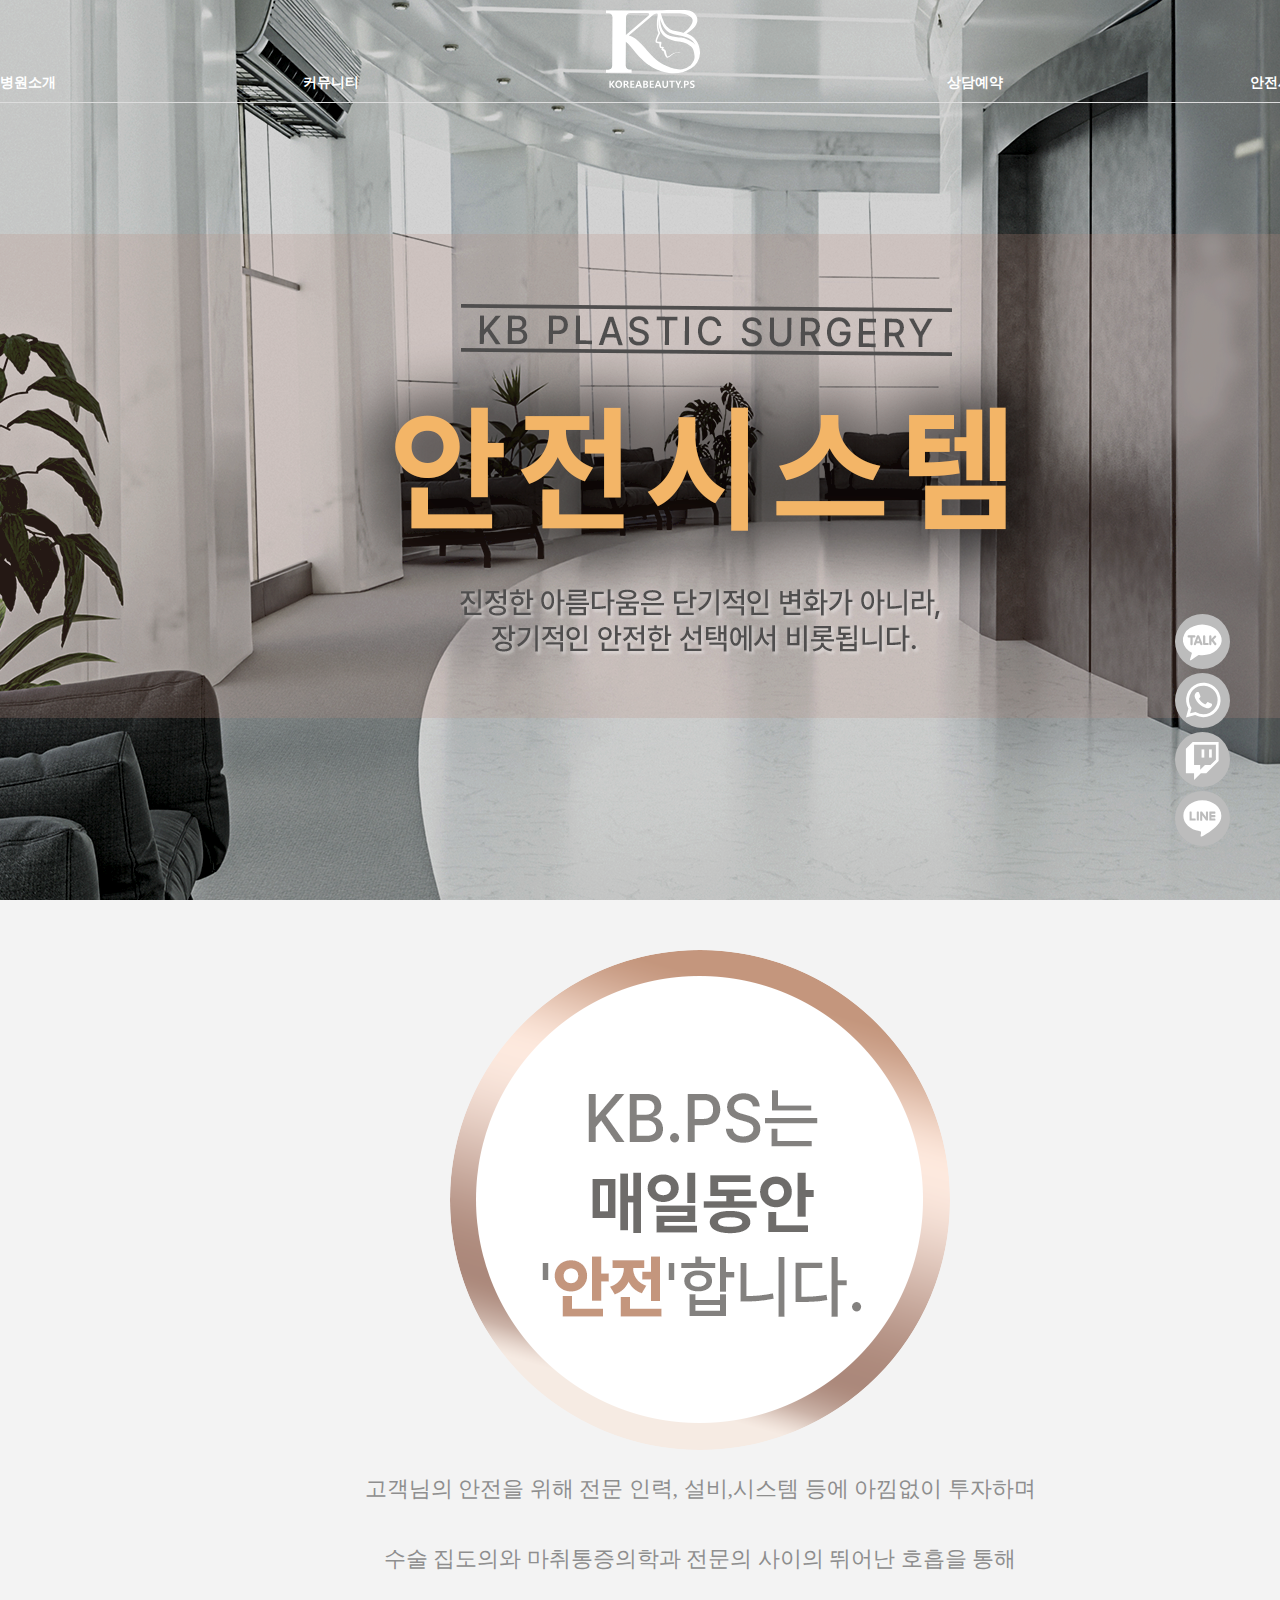
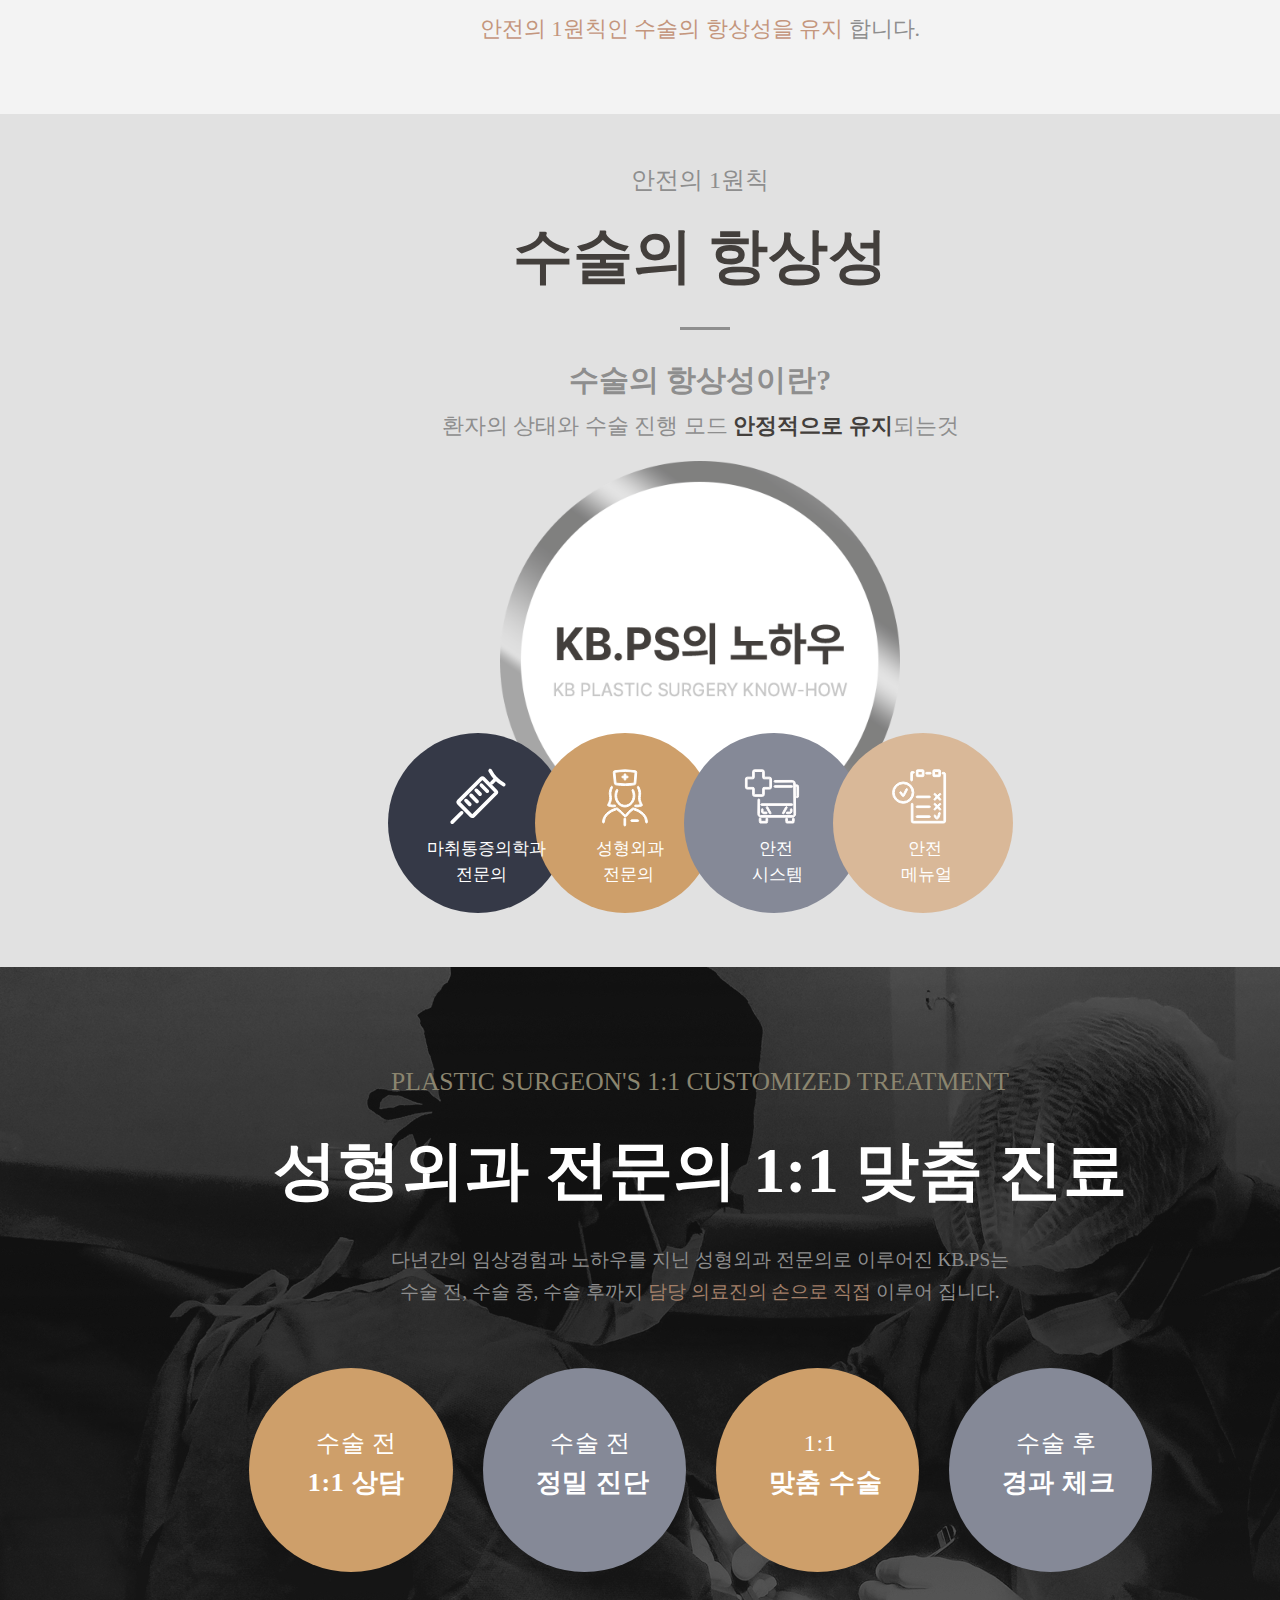
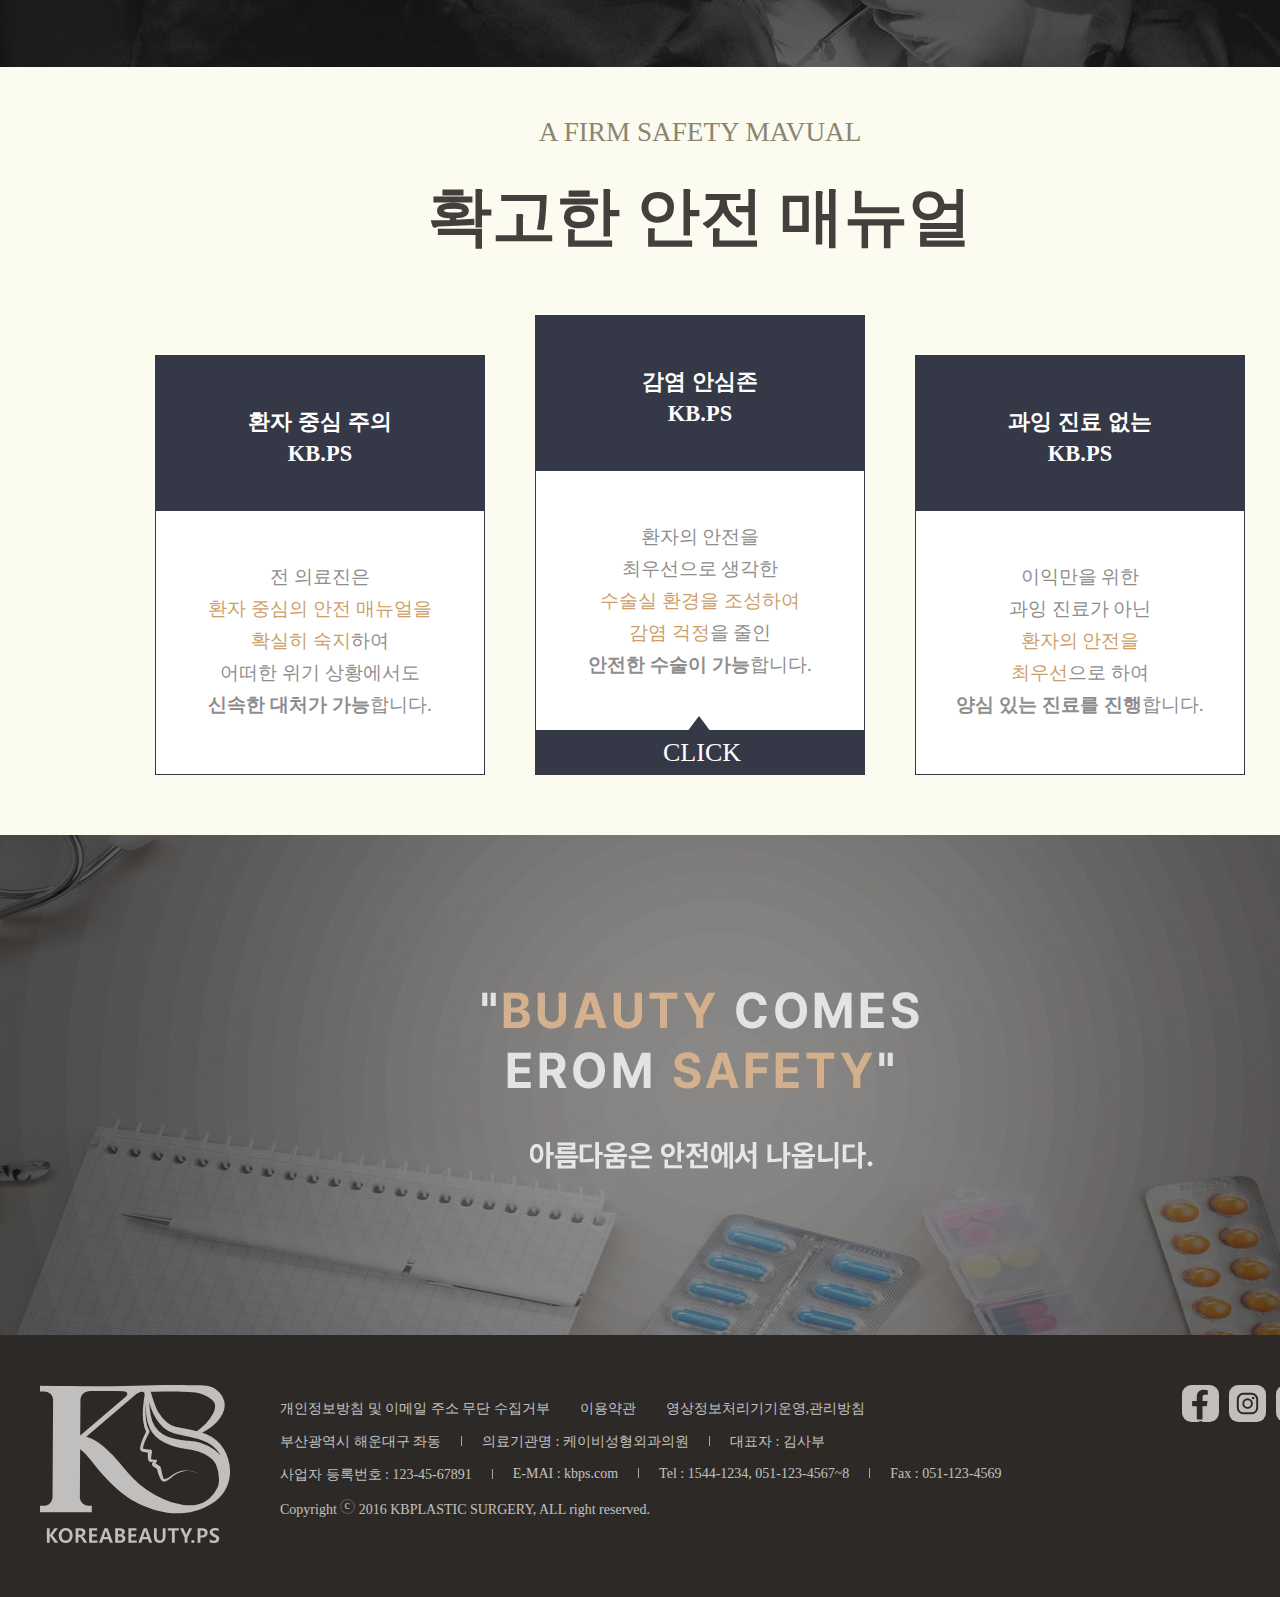
<file: sub_4.html>
<!DOCTYPE html>
<html lang="ko">

<head>
    <meta charset="UTF-8">
    <meta name="viewport" content="width=1400">
    <title>KOREABEAUTY.PS</title>
    <link rel="shortcut icon" href="image/favicon.png" type="image/x-icon">
    <link rel="stylesheet" href="css/sub_4.css">
</head>

<body>
    <div id="wrap">
        <div id="bg_wrap">
            <div id="header">
                <div class="inner_header">
                    <ul>
                        <li><a href="sub_1.html">병원소개</a></li>
                        <li><a href="sub_2.html">커뮤니티</a></li>
                        <li><a href="index.html">
                                <img src="image/header_logo.svg" alt="header_logo">
                            </a></li>
                        <li><a href="sub_3.html">상담예약</a></li>
                        <li><a href="sub_4.html">안전시스템</a></li>
                    </ul>
                </div>
            </div>
            <div id="banner"></div>
        </div>
        <div id="container">
            <div class="section1">
                <div class="inner_section1">
                    <div><img src="image/sub4/sub4_img1.svg" alt="img"></div>
                    <p>고객님의 안전을 위해 전문 인력, 설비,시스템 등에 아낌없이 투자하며</p>
                    <p>수술 집도의와 마취통증의학과 전문의 사이의 뛰어난 호흡을 통해</p>
                    <p><span>안전의 1원칙인 수술의 항상성을 유지</span> 합니다.</p>
                </div>
            </div>
            <div class="section2">
                <div class="inner_section2">
                    <p>안전의 1원칙</p>
                    <h1>수술의 항상성</h1>
                    <h6></h6>
                    <h3>수술의 항상성이란?</h3>
                    <p>환자의 상태와 수술 진행 모드 <span>안정적으로 유지</span>되는것</p>
                    <div><img src="image/sub4/sub4_img2.svg" alt="img"></div>
                </div>
            </div>
            <div class="section3">
                <div class="inner_section3">
                    <h4>PLASTIC SURGEON'S 1:1 CUSTOMIZED TREATMENT</h4>
                    <h1>성형외과 전문의 1:1 맞춤 진료</h1>
                    <p>다년간의 임상경험과 노하우를 지닌 성형외과 전문의로 이루어진 KB.PS는</p>
                    <p>수술 전, 수술 중, 수술 후까지 <span>담당 의료진의 손으로 직접</span> 이루어 집니다.</p>
                    <ul>
                        <li><img src="image/sub4/sub4_img3-1.svg" alt="img"></li>
                        <li><img src="image/sub4/sub4_img3-2.svg" alt="img"></li>
                        <li><img src="image/sub4/sub4_img3-3.svg" alt="img"></li>
                        <li><img src="image/sub4/sub4_img3-4.svg" alt="img"></li>
                    </ul>
                </div>
            </div>
            <div class="section4">
                <div class="inner_section4">
                    <h4>A FIRM SAFETY MAVUAL</h4>
                    <h1>확고한 안전 매뉴얼</h1>
                    <div class="text_wrap">
                        <ul>
                            <li>
                                <h3>환자 중심 주의
                                    <br>KB.PS
                                </h3>
                            </li>
                            <li>
                                <p>
                                    전 의료진은
                                    <br><span>환자 중심의 안전 매뉴얼을</span>
                                    <br><span>확실히 숙지</span>하여
                                    <br>어떠한 위기 상황에서도
                                    <br><strong>신속한 대처가 가능</strong>합니다.
                                </p>
                            </li>
                        </ul>
                        <ul>
                            <li>
                                <h3>감염 안심존
                                    <br>KB.PS
                                </h3>
                            </li>
                            <li>
                                <p>
                                    환자의 안전을
                                    <br>최우선으로 생각한
                                    <br><span>수술실 환경을 조성하여</span>
                                    <br><span>감염 걱정</span>을 줄인
                                    <br><strong>안전한 수술이 가능</strong>합니다.
                                </p>
                            </li>
                            <li>
                                <div class="popup_open_btn"><img src="image/sub4/sub4_img4_click.svg"
                                        alt="sub4_img4_click"></div>
                            </li>
                        </ul>
                        <ul>
                            <li>
                                <h3>과잉 진료 없는
                                    <br>KB.PS
                                </h3>
                            </li>
                            <li>
                                <p>
                                    이익만을 위한
                                    <br>과잉 진료가 아닌
                                    <br><span>환자의 안전을</span>
                                    <br><span>최우선</span>으로 하여
                                    <br><strong>양심 있는 진료를 진행</strong>합니다.
                                </p>
                            </li>
                        </ul>
                    </div>
                    <!-- popup -->
                    <div id="popup">
                        <div class="popup_close_btn"><img src="image/sub4/sub4_img_popup.png" alt="popup"></div>
                    </div>
                </div>
            </div>
            <div class="section5">
            </div>
        </div>
        <div id="footer">
            <div class="inner_footer">
                <div class="footer_logo">
                    <img src="image/footer/footer_logo.svg" alt="img">
                </div>
                <div class="footer_text">
                    <ul>
                        <li><a href="javascript:return false;">개인정보방침 및 이메일 주소 무단 수집거부</a></li>
                        <li><a href="javascript:return false;">이용약관</a></li>
                        <li><a href="javascript:return false;">영상정보처리기기운영,관리방침</a></li>
                    </ul>
                    <ul>
                        <li class="line">부산광역시 해운대구 좌동</li>
                        <li class="line">의료기관명 : 케이비성형외과의원</li>
                        <li>대표자 : 김사부</li>
                    </ul>
                    <ul>
                        <li class="line">사업자 등록번호 : 123-45-67891</li>
                        <li class="line">E-MAI : kbps.com</li>
                        <li class="line">Tel : 1544-1234, 051-123-4567~8</li>
                        <li>Fax : 051-123-4569</li>
                    </ul>
                    <p>Copyright <img src="image/footer/footer_text_icon.svg" alt="icon"> 2016 KBPLASTIC SURGERY, ALL
                        right reserved.</p>
                </div>
                <div class="footer_icon">
                    <ul>
                        <li><a href="javascript:return false;">
                                <img src="image/footer/footer_icon_1.svg" alt="icon">
                            </a></li>
                        <li><a href="javascript:return false;">
                                <img src="image/footer/footer_icon_2.svg" alt="icon">
                            </a></li>
                        <li><a href="javascript:return false;">
                                <img src="image/footer/footer_icon_3.svg" alt="icon">
                            </a></li>
                        <li><a href="javascript:return false;">
                                <img src="image/footer/footer_icon_4.svg" alt="icon">
                            </a></li>
                    </ul>
                </div>
            </div>
        </div>
        <div class="pag_icon">
            <ul>
                <li><a href="javascript:return false;"><img src="image/pag_fixed_icon_1.svg" alt="pag_fixed_icon_1"></a></li>
                <li><a href="javascript:return false;"><img src="image/pag_fixed_icon_2.svg" alt="pag_fixed_icon_2"></a></li>
                <li><a href="javascript:return false;"><img src="image/pag_fixed_icon_3.svg" alt="pag_fixed_icon_3"></a></li>
                <li><a href="javascript:return false;"><img src="image/pag_fixed_icon_4.svg" alt="pag_fixed_icon_4"></a></li>
            </ul>
        </div>
    </div>
    <script src="js/jquery-3.7.1.min.js"></script>
    <script src="js/script.js"></script>
</body>

</html>
</file>
<file: css/sub_1.css>
@charset "utf-8";

/* wepfont */
html,
body,
div,
p,
ul,
ol,
li,
a,
h1,
h2,
h3,
h4,
h5,
h6,
input,
textarea,
select,
option,
strong,
span,
em,
dl,
dt,
dd,
table,
th,
td,
tr,
img,
video {
    margin: 0;
    padding: 0;
}
ul,
ol {
    list-style: none;
}
a {
    text-decoration: none;
    color: inherit;
    display: block;
            /* margin-top: 1200px; */
}
body {
    font-size: 14px;
    font-family: Pretendard;
    background-color: rgb(251, 251, 240);
}
#wrap {
    min-width: 1400px;
}
#bg_wrap{
    height: 900px;
    background: url(../image/sub1/sub1_bg.png) no-repeat center;
}
#header {
    border-bottom: solid 1px #ddd;
    position: absolute;
    top: 0;
    left: 0;
    width: 100%;
    z-index: 2;
}

.inner_header {
    margin: 0 auto;
    width: 1320px;
    
}

.inner_header ul {
    display: flex;
    justify-content: space-between;
    align-items: flex-end;
    color: #fff;
    font-weight: bold;
}

.inner_header ul li {
    display: block;
    margin: 10px 0;
}

.inner_header a:hover {
    color: #ddd;
    font-weight: bold;
}
#section1{
    width: 1320px;
    margin: 0 auto;
    box-sizing: border-box;
    padding: 100px 0;
}
.inner_section1 .cor{
    width: 600px;
    height: 500px;
    background-color: #818181;
}
.inner_section1{
    display: flex;
}
.left_box{
width: 50%;
height: 1100px;
position: relative;
}
.inner_section1 .left_box .box1{
    margin-top: 50px;
}
.inner_section1 .left_box img{
    display: block;
    position: absolute;
    bottom: 50px;
    left: 160px;
}
.inner_section1 .left_box .text_box{
    position: absolute;
    top: 160px;
    left: 160px;
}
.inner_section1 .right_box .text_box{
    position: absolute;
    top: 700px;
    left: 140px;
}
h1{
    font-weight: bold;
    color: #fff;
}
strong{
    font-size: 36px;
}
.text_box p{
    display: block;
    line-height: 30px;
    font-size: 15px;
    margin-top: 10px;
    color: #fff;
}
.inner_section1 .right_box{
width: 50%;
height: 1100px;
position: relative;
}
.inner_section1 .right_box img{
    position: absolute;
    top: 0;
    left: 0;
}
.inner_section1 .right_box .box2{
    display: block;
    margin: 500px 0 0 60px;
    background-color: #404040;
}
#section2{
    width: 1320px;
    height: 600px;
    margin: 0 auto;
}
.inner_section2{
    display: flex;
    position: relative;
}
.inner_section2 .left_box .text_box{
    position: absolute;
    top: 450px;
    left: 40px;
    color: #2d2926;
}
.inner_section2 .right_box .text_box p{
    position: absolute;
    top: 470px;
    right: 300px;
    color: #2d2926;
    font-weight: bold;
}
.inner_section2 .cor{
    width: 500px;
    height: 510px;
    background-color: #818181;
}
.inner_section2 .left_box img{
    position: absolute;
    top: 0;
    left: 0;
}
.inner_section2 .left_box .box3{
    display: block;
    width: 460px;
    height: 590px;
    margin: 90px 0 0 120px;
}
.inner_section2 .right_box img{
    position: absolute;
    top: 0;
    left: 660px;
}
.inner_section2 .right_box .box4{
display: block;
margin: -60px 0 0 70px;
}
#section3{
    height: 970px;
    background: url(../image/sub1/sub1_footer_bg.png) no-repeat center;
}
.inner_section3{
    width: 1320px;
    margin: 250px auto;
    text-align: center;
}
.inner_section3 h4{
    font-size: 26px;
}
.inner_section3 h1{
    color: rgb(216, 152, 33);
    margin: 30px 0;
    font-size: 36px;
}
.inner_section3 p{
    display: block;
    padding: 40px 0;
    box-sizing: border-box;
    font-size: 19px;
    line-height: 36px;
}
.inner_section3 img{
    display: inline-block;
    margin-top: 50px;
}
#footer {
    background-color: #2d2926;
}

.inner_footer {
    width: 1320px;
    margin: 0 auto;
    color: #fff;
    opacity: 0.7;
    display: flex;
    box-sizing: border-box;
    padding: 50px 0;
}

.footer_logo {
    display: block;
    width: 190px;
    margin-right: 50px;
}

.footer_text {
    width: 800px;
}

.footer_text ul {
    display: flex;
    margin: 15px 0;
}

.footer_text li a {
    display: inline-block;
    margin-right: 30px;
}

.footer_text li a:hover {
    font-weight: bold;
}

.footer_icon {
    position: relative;
}

.footer_icon ul {
    display: flex;
    position: absolute;
    top: 0;
    right: -280px;
}

.footer_icon li {
    margin-left: 10px;
}

.footer_text li.line::after {
    content: "";
    display: inline-block;
    width: 1px;
    height: 10px;
    background-color: #ddd;
    margin: 0 20px 0 20px;
}
.pag_icon{
    position: fixed;
    bottom: 50px;
    right: 50px;
}
</file>
<file: css/sub_2-2.css>
@charset "utf-8";

/* wepfont */
html,
body,
div,
p,
ul,
ol,
li,
a,
h1,
h2,
h3,
h4,
h5,
h6,
input,
textarea,
select,
option,
strong,
span,
em,
dl,
dt,
dd,
table,
th,
td,
tr,
img,
video {
    margin: 0;
    padding: 0;
}
ul,
ol {
    list-style: none;
}
a {
    text-decoration: none;
    color: inherit;
    display: block;
            /* margin-top: 1200px; */
}
body {
    font-size: 14px;
    font-family: Pretendard;
    background-color: rgb(251, 251, 240);
}
#wrap {
    min-width: 1400px;
}
#bg_wrap{
    height: 900px;
    background: url(../image/sub2/sub2-2_bg.jpg) no-repeat center;
}
#header {
    border-bottom: solid 1px #ddd;
    position: absolute;
    top: 0;
    left: 0;
    width: 100%;
    z-index: 2;
}

.inner_header {
    margin: 0 auto;
    width: 1320px;
    
}

.inner_header ul {
    display: flex;
    justify-content: space-between;
    align-items: flex-end;
    color: #fff;
    font-weight: bold;
}

.inner_header ul li {
    display: block;
    margin: 10px 0;
}

.inner_header a:hover {
    color: #ddd;
    font-weight: bold;
}
#content{
    box-sizing: border-box;
    padding-top: 50px;
}
.board{
    margin: 50px auto;
    text-align: center;
    width: 1320px;
}
.board ul{
    display: flex;
    justify-content: center;
}
.board ul li{
    width: 200px;
    height: 50px;
    color: #fff;
}
.board ul li a{
    display: block;
    margin-top: 15px;
}
.board ul li:hover{
    background-color: #fff;
    color: #000;
}
.board li:nth-child(2){
    background-color: #FAC778;
    font-size: 20px;
}

.board li:nth-child(1){
    background-color: #505050;
    font-size: 20px;
}

.inner_content{
    margin: 50px auto;
    width: 1320px;
    height: 1100px;

}
/* swiper */
.swiper {
    width: 100%;
    height: 92%;
  }

  .swiper-slide {
    text-align: center;
    font-size: 18px;
    display: flex;
    justify-content: center;
    align-items: center;
  }

  .swiper-slide img {
    display: block;
    width: 304px;
    height: 300px;
    object-fit: cover;
  }
  .swiper-pagination-bullet {
    width: 30px;
    height: 30px;
    text-align: center;
    line-height: 30px;
    font-size: 12px;
    color: #000;
    opacity: 1;
    background: rgba(0, 0, 0, 0.2);
  }

  .swiper-pagination-bullet-active {
    /* color: #fff; */
    background: #007aff;
  }
/* swiper 세부꾸미기 */
.swiper-slide ul{
    height: 960px;
    display: flex;
    flex-wrap: wrap;
    justify-content: space-between;
}
.swiper-slide li{
    display: block;
    margin-bottom: 20px;
}
.swiper-slide ul li a{
    display: block;
    overflow: hidden;
    transform: scale(1 );
}
.swiper-slide ul li a:hover{
    transform: scale(1.05);
}
#footer {
    background-color: #2d2926;
}

.inner_footer {
    width: 1320px;
    margin: 0 auto;
    color: #fff;
    opacity: 0.7;
    display: flex;
    box-sizing: border-box;
    padding: 50px 0;
}

.footer_logo {
    display: block;
    width: 190px;
    margin-right: 50px;
}

.footer_text {
    width: 800px;
}

.footer_text ul {
    display: flex;
    margin: 15px 0;
}

.footer_text li a {
    display: inline-block;
    margin-right: 30px;
}

.footer_text li a:hover {
    font-weight: bold;
}

.footer_icon {
    position: relative;
}

.footer_icon ul {
    display: flex;
    position: absolute;
    top: 0;
    right: -280px;
}

.footer_icon li {
    margin-left: 10px;
}

.footer_text li.line::after {
    content: "";
    display: inline-block;
    width: 1px;
    height: 10px;
    background-color: #ddd;
    margin: 0 20px 0 20px;
}
.pag_icon{
    position: fixed;
    bottom: 50px;
    right: 50px;
}
</file>
<file: css/sub_2.css>
@charset "utf-8";

/* wepfont */
html,
body,
div,
p,
ul,
ol,
li,
a,
h1,
h2,
h3,
h4,
h5,
h6,
input,
textarea,
select,
option,
strong,
span,
em,
dl,
dt,
dd,
table,
th,
td,
tr,
img,
video {
    margin: 0;
    padding: 0;
}
ul,
ol {
    list-style: none;
}
a {
    text-decoration: none;
    color: inherit;
    display: block;
            /* margin-top: 1200px; */
} 
body {
    font-size: 14px;
    font-family: Pretendard;
    background-color: rgb(251, 251, 240);
}
#wrap {
    min-width: 1400px;
}
#bg_wrap{
    height: 900px;
    background: url(../image/sub2/sub2_bg.png) no-repeat center;
}
#header {
    border-bottom: solid 1px #ddd;
    position: absolute;
    top: 0;
    left: 0;
    width: 100%;
    z-index: 2;
}

.inner_header {
    margin: 0 auto;
    width: 1320px;
    
}

.inner_header ul {
    display: flex;
    justify-content: space-between;
    align-items: flex-end;
    color: #fff;
    font-weight: bold;
}

.inner_header ul li {
    display: block;
    margin: 10px 0;
}

.inner_header a:hover {
    color: #ddd;
    font-weight: bold;
}
#content{
box-sizing: border-box;
padding-top: 50px;
}
.board{
    margin: 50px auto;
    text-align: center;
    width: 1320px;
}
.board ul{
    display: flex;
    justify-content: center;
}
.board ul li{
    width: 200px;
    height: 50px;
    color: #fff;
}
.board ul li a{
    display: block;
    margin-top: 15px;
}
.board ul li:hover{
    background-color: #fff;
    color: #000;
}
.board li:nth-child(1){
    background-color: #FAC778;
    font-size: 20px;
}

.board li:nth-child(2){
    background-color: #505050;
    font-size: 20px;
}

.inner_content{
    margin: 50px auto;
    width: 1320px;
    height: 1100px;

}
/* swiper */
.swiper {
    width: 100%;
    height: 92%;
  }

  .swiper-slide {
    text-align: center;
    font-size: 18px;
    display: flex;
    justify-content: center;
    align-items: center;
  }

  .swiper-slide img {
    display: block;
    width: 435px;
    height: 475px;
    object-fit: cover;
  }
  .swiper-pagination-bullet {
    width: 30px;
    height: 30px;
    text-align: center;
    line-height: 30px;
    font-size: 12px;
    color: #000;
    opacity: 1;
    background: rgba(0, 0, 0, 0.2);
  }

  .swiper-pagination-bullet-active {
    /* color: #fff; */
    background: #007aff;
  }
/* swiper 세부꾸미기 */
.swiper-slide ul{
    height: 960px;
    display: flex;
    flex-wrap: wrap;
    justify-content: space-between;
}
.swiper-slide ul li img{
    border-radius: 30px;
}
.swiper-slide a{
    display: inline-block;
    box-sizing: border-box;
    border-radius: 40px;
    padding: 5px 20px;
    background-color: #030333;
    color: #fff;
    width: 100px;
}
.swiper-slide .pass_wrap1 a{
    position: absolute;
    top: 430px;
    left: 310px
}
.swiper-slide .pass_wrap2 a{
    position: absolute;
    top: 430px;
    right: 470px;
}
.swiper-slide .pass_wrap3 a{
    position: absolute;
    top: 430px;
    right: 30px;
}

.swiper-slide .pass_wrap4 a{
    position: absolute;
    bottom: 70px;
    left: 310px
}
.swiper-slide .pass_wrap5 a{
    position: absolute;
    bottom: 70px;
    right: 470px;
    background-color: rgb(173, 173, 173);
}
.swiper-slide .pass_wrap6 a{
    position: absolute;
    bottom: 70px;
    right: 30px;
    background-color: rgb(173, 173, 173);
}
.swiper-slide a:hover{
    background-color: #fff;
    color: #000;
    font-weight: bold;
}
#footer {
    background-color: #2d2926;
}

.inner_footer {
    width: 1320px;
    margin: 0 auto;
    color: #fff;
    opacity: 0.7;
    display: flex;
    box-sizing: border-box;
    padding: 50px 0;
}

.footer_logo {
    display: block;
    width: 190px;
    margin-right: 50px;
}

.footer_text {
    width: 800px;
}

.footer_text ul {
    display: flex;
    margin: 15px 0;
}

.footer_text li a {
    display: inline-block;
    margin-right: 30px;
}

.footer_text li a:hover {
    font-weight: bold;
}

.footer_icon {
    position: relative;
}

.footer_icon ul {
    display: flex;
    position: absolute;
    top: 0;
    right: -280px;
}

.footer_icon li {
    margin-left: 10px;
}

.footer_text li.line::after {
    content: "";
    display: inline-block;
    width: 1px;
    height: 10px;
    background-color: #ddd;
    margin: 0 20px 0 20px;
}
.pag_icon{
    position: fixed;
    bottom: 50px;
    right: 50px;
}
</file>
<file: css/sub_3.css>
@charset "utf-8";

/* wepfont */
html,
body,
div,
p,
ul,
ol,
li,
a,
h1,
h2,
h3,
h4,
h5,
h6,
input,
textarea,
select,
option,
strong,
span,
em,
dl,
dt,
dd,
table,
th,
td,
tr,
img,
video {
    margin: 0;
    padding: 0;
}
ul,
ol {
    list-style: none;
}
a {
    text-decoration: none;
    color: inherit;
    display: block;
            /* margin-top: 1200px; */
}
body {
    font-size: 14px;
    font-family: Pretendard;
    background-color: rgb(251, 251, 240);
}
#wrap {
    min-width: 1320px;
}
#bg_wrap{
    height: 900px;
    background: url(../image/sub3/sub3_bg.png) no-repeat center;
}
#header {
    border-bottom: solid 1px #ddd;
    position: absolute;
    top: 0;
    left: 0;
    width: 100%;
    z-index: 2;
}

.inner_header {
    margin: 0 auto;
    width: 1320px;
    
}

.inner_header ul {
    display: flex;
    justify-content: space-between;
    align-items: flex-end;
    color: #fff;
    font-weight: bold;
}

.inner_header ul li {
    display: block;
    margin: 10px 0;
}

.inner_header a:hover {
    color: #ddd;
    font-weight: bold;
}
/* container */
#container{

}
.inner_container{
  width: 1320px;
  margin: 70px auto;
  color: #707070;
}
h1{
    font-size: 3rem;
    text-align: center;
}
h4{
    font-size: 1.3rem;
    text-align: center;
}
.agree{
    border: 1px solid rgb(139, 139, 139);
    padding: 20px;
    height: 120px;
    overflow: auto;
    margin-bottom: 10px;
    background-color: #fff;
}
.agree_btn{
    text-align: right;
}
.section1{
    position: relative;
    box-sizing: border-box;
    padding: 100px 0;
}
h6{
    position: absolute;
    bottom: 160px;
    right: 10px;
    z-index: 9;
}
table{
    border-top: 2px solid #000;
    border-collapse: collapse;
    width: 100%;
    font-size: 1.1rem;
}
th{
    height: 30px;
    border-bottom: 1px solid #999;
    padding: 10px 20px;
    background-color: #f5f5f5;
    text-align: left;
}
td{
    height: 30px;
    background-color: #fff;
    border-bottom: 1px solid #999;
    padding: 10px 20px;
}
label{
    font-size: 0.7rem;
}
input{
    display: inline-block;
    padding: 5px;
    border: 1px solid #ccc;
    vertical-align: middle;
    outline: none;
}
input::placeholder{/*placeholder속성 꾸미기 가능*/
    color: #333;
    opacity: 0.7;
}
input[type="button"]{/*input태그의 type별 꾸미기가능*/
    background-color: #333;
    color: #fff;
    display: inline-block;
    padding: 5px 10px ;
    margin-left: 10px;
    cursor: pointer;
}
input[type="reset"]:nth-child(1){
    background-color: #DBAF7C;
    color: #fff;
    display: inline-block;
    padding: 10px 30px ;
    margin-right: 20px;
    font-size: 16px;
    cursor: pointer;
}
input[type="reset"]{
    background-color: #505050;
    color: #fff;
    display: inline-block;
    padding: 10px 30px ;
    font-size: 16px;
    cursor: pointer;/*a태그처럼 보이기*/
}
textarea{
    width: 100%;
    height: 200px;
    resize: vertical;
    border: 1px solid #ccc;
    /*
    resize: both; 기본값! 임의 변경가능
    resize: none; 사용자 임의로 사이즈 변경불가
    resize: horizontal; 좌우사이즈 변경가능
    resize: vertical; 상하사이즈 변경가능
    */
    outline: none;
}
.btn{
    text-align: center;
    padding-top: 40px;
}
/* 세부꾸미기 */
#number_box{
    border: 1px solid #ccc;
    height: 26px;
    outline: none;
}
#advice_box{
    border: 1px solid #ccc;
    height: 26px;
    width: 120px;
    outline: none;
}
.section2{
    width: 1320px;
    margin: 0 auto;
}
.section2 table{
    border-bottom: 2px solid #000;
    border-collapse: collapse;
    text-align: center;
}
.section2 th{
    text-align: center;
}

/* .swiper */
.swiper {
    width: 100%;
    height: 100%;
  }

  .swiper-slide {

    /* text-align: center;
    font-size: 18px;
    background: #fff;
    display: flex;
    justify-content: center;
    align-items: center; */
  }

  /* .swiper-slide img {
    display: block;
    width: 100%;
    height: 100%;
    object-fit: cover;
  } */
/* .swiper 세부꾸미기 */
.swiper table{
    margin-bottom: 50px;
}
#footer {
    background-color: #2d2926;
}

.inner_footer {
    width: 1320px;
    margin: 0 auto;
    color: #fff;
    opacity: 0.7;
    display: flex;
    box-sizing: border-box;
    padding: 50px 0;
}

.footer_logo {
    display: block;
    width: 190px;
    margin-right: 50px;
}

.footer_text {
    width: 800px;
}

.footer_text ul {
    display: flex;
    margin: 15px 0;
}

.footer_text li a {
    display: inline-block;
    margin-right: 30px;
}

.footer_text li a:hover {
    font-weight: bold;
}

.footer_icon {
    position: relative;
}

.footer_icon ul {
    display: flex;
    position: absolute;
    top: 0;
    right: -280px;
}

.footer_icon li {
    margin-left: 10px;
}

.footer_text li.line::after {
    content: "";
    display: inline-block;
    width: 1px;
    height: 10px;
    background-color: #ddd;
    margin: 0 20px 0 20px;
}
.pag_icon{
    position: fixed;
    bottom: 50px;
    right: 50px;
}
</file>
<file: css/sub_4.css>
@charset "utf-8";

/* wepfont */
html,
body,
div,
p,
ul,
ol,
li,
a,
h1,
h2,
h3,
h4,
h5,
h6,
input,
textarea,
select,
option,
strong,
span,
em,
dl,
dt,
dd,
table,
th,
td,
tr,
img,
video {
    margin: 0;
    padding: 0;
}
ul,
ol {
    list-style: none;
}
a {
    text-decoration: none;
    color: inherit;
    display: block;
            /* margin-top: 1200px; */
}
body {
    font-size: 14px;
    font-family: Pretendard;
    background-color: rgb(251, 251, 240);
}
#wrap {
    min-width: 1400px;
}
#bg_wrap{
    height: 900px;
    background: url(../image/sub4/sub4_bg1-3.png) no-repeat center;
}
#header {
    border-bottom: solid 1px #ddd;
    position: absolute;
    top: 0;
    left: 0;
    width: 100%;
    z-index: 2;
}

.inner_header {
    margin: 0 auto;
    width: 1320px;
    
}

.inner_header ul {
    display: flex;
    justify-content: space-between;
    align-items: flex-end;
    color: #fff;
    font-weight: bold;
}

.inner_header ul li {
    display: block;
    margin: 10px 0;
}

.inner_header a:hover {
    color: #ddd;
    font-weight: bold;
}
#container{
color: #8E8E8E;
}
.section1{
    background-color: #F3F3F3;
    padding: 50px 0;
    box-sizing: border-box;
}
.inner_section1{
    margin: 0 auto;
    width: 1320px;
    text-align: center;
}
.inner_section1 p{
    padding: 20px 0;
    box-sizing: border-box;
    font-size: 22px;
}
.inner_section1 span{
    color: #C4967D;
}
.section2{
    background-color: #E1E1E1;
    padding: 50px 0;
    box-sizing: border-box;
}
.inner_section2{
    margin: 0 auto;
    width: 1320px;
    text-align: center;
}
.inner_section2 p{
    font-size: 22px;
    box-sizing: border-box;
    padding-bottom: 20px;
}
.inner_section2 h1{
    color: #433F3C;
    font-size: 60px;
}
.inner_section2 h6{
    width: 50px;
    height: 3px;
    background-color: #8E8E8E;
    margin: 30px 0 0 640px;
}
.inner_section2 h3{
    box-sizing: border-box;
    padding: 30px 0 10px;
    font-size: 30px;
}
.inner_section2 p:nth-child(1){
    font-size: 24px;
}
.inner_section2 span{
    font-weight: bold;
    color: #433F3C;
}
.section3{
    height: 700px;
    background: url(../image/sub4/sub4_bg2.jpg) no-repeat center top;
}
.inner_section3{
    width: 1320px;
    margin: 0 auto;
    box-sizing: border-box;
    padding: 100px 0 50px;
    text-align: center;
}
.inner_section3 h4{
    font-size: 1.6rem;
    font-weight: normal;
    color: #8B856F;
}
.inner_section3 h1{
    font-size: 4rem;
    color: #fff;
    padding: 30px 0;
    box-sizing: border-box;
}
.inner_section3 p{
    font-size: 1.2rem;
    line-height: 2rem;
}
.inner_section3 span{
    color: #A27F68;
}
.inner_section3 ul{
    display: flex;
    justify-content: center;
}
.inner_section3 img{
    display: block;
    margin: 60px 15px;
}
.section4{
margin: 0 auto;
}
.inner_section4{    
width: 1320px;
margin: 50px auto;
text-align: center;
}
.inner_section4 .text_wrap{   
    display: flex;
    justify-content: space-between;
    padding: 0 115px;
    box-sizing: border-box;
    position: relative;
}
.text_wrap ul{
    width: 330px;
    margin-top: 70px;
}
.text_wrap ul li{
    box-sizing: border-box;
    padding-top: 50px;
    line-height: 2rem;
}
.text_wrap ul li:nth-child(1){
    background-color: #353947;
    border: #353947 1px solid;
    height: 155px;
    color: #fff;
    font-size: 1.2rem;
}
.text_wrap ul li:nth-child(2){
    background-color: #fff;
    border: #353947 1px solid;
    height: 265px;
    font-size: 1.2rem;
}
.text_wrap ul:nth-child(2){
    margin-top: 30px;
}
.text_wrap img{
    position: absolute;
    bottom: 10px;
    left: 495px;
}
.inner_section4 h4{    
    font-size: 1.7rem;
    font-weight: normal;
    color: #8B856F;
}
.inner_section4 h1{    
    font-size: 4rem;
    color: #433F3C;
    padding: 25px 0;
    box-sizing: border-box;
}
.inner_section4 span{    
    color: #CE9F6A;
}
/* popup */
#popup{
   
    /* position: relative; */
}
#popup img{
    position: fixed;
    top: 5vw;
    left: 30vw;
    width: 40vw;
    height: 40vw;
    z-index: 9;
}
.section5{
    background: url(../image/sub4/sub4_bg3.jpg) no-repeat center;
    height: 500px;
}


#footer {
    background-color: #2d2926;
}

.inner_footer {
    width: 1320px;
    margin: 0 auto;
    color: #fff;
    opacity: 0.7;
    display: flex;
    box-sizing: border-box;
    padding: 50px 0;
}

.footer_logo {
    display: block;
    width: 190px;
    margin-right: 50px;
}

.footer_text {
    width: 800px;
}

.footer_text ul {
    display: flex;
    margin: 15px 0;
}

.footer_text li a {
    display: inline-block;
    margin-right: 30px;
}

.footer_text li a:hover {
    font-weight: bold;
}

.footer_icon {
    position: relative;
}

.footer_icon ul {
    display: flex;
    position: absolute;
    top: 0;
    right: -280px;
}

.footer_icon li {
    margin-left: 10px;
}

.footer_text li.line::after {
    content: "";
    display: inline-block;
    width: 1px;
    height: 10px;
    background-color: #ddd;
    margin: 0 20px 0 20px;
}
.pag_icon{
    position: fixed;
    bottom: 50px;
    right: 50px;
}
</file>
